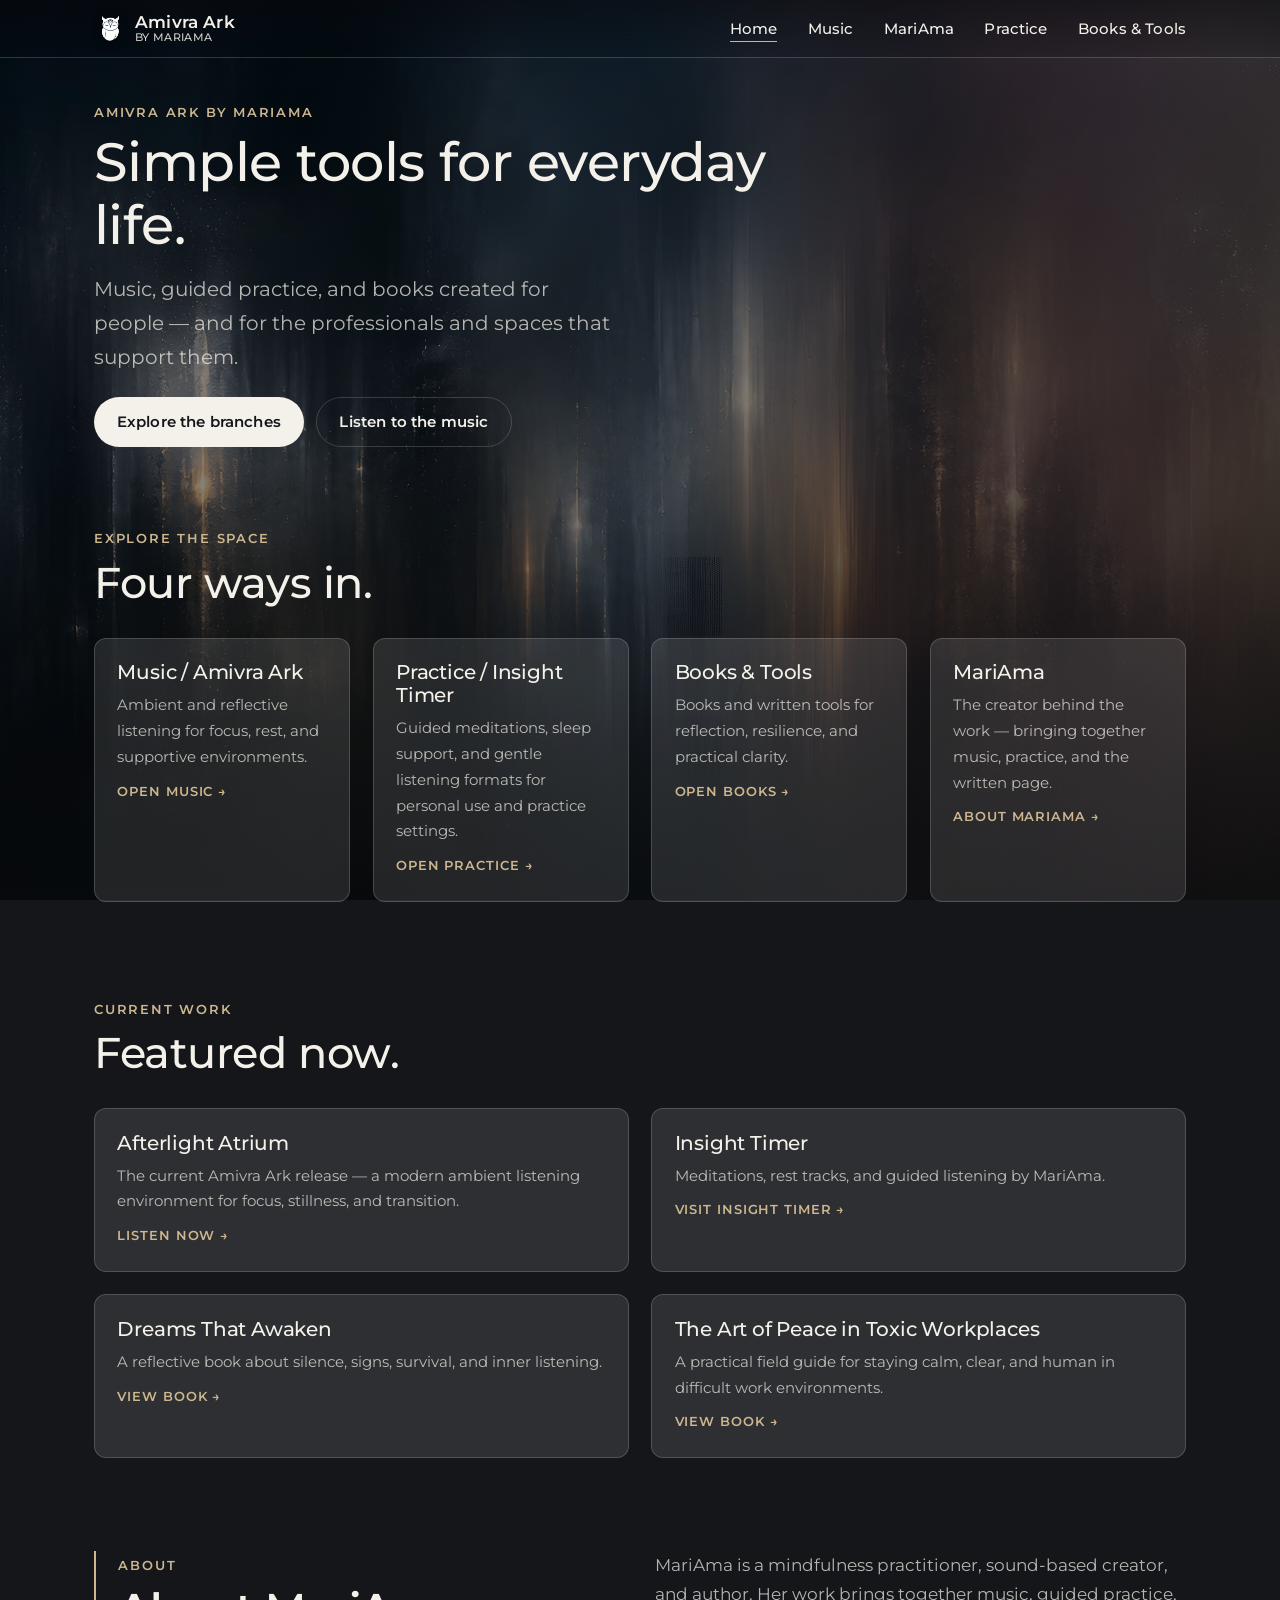
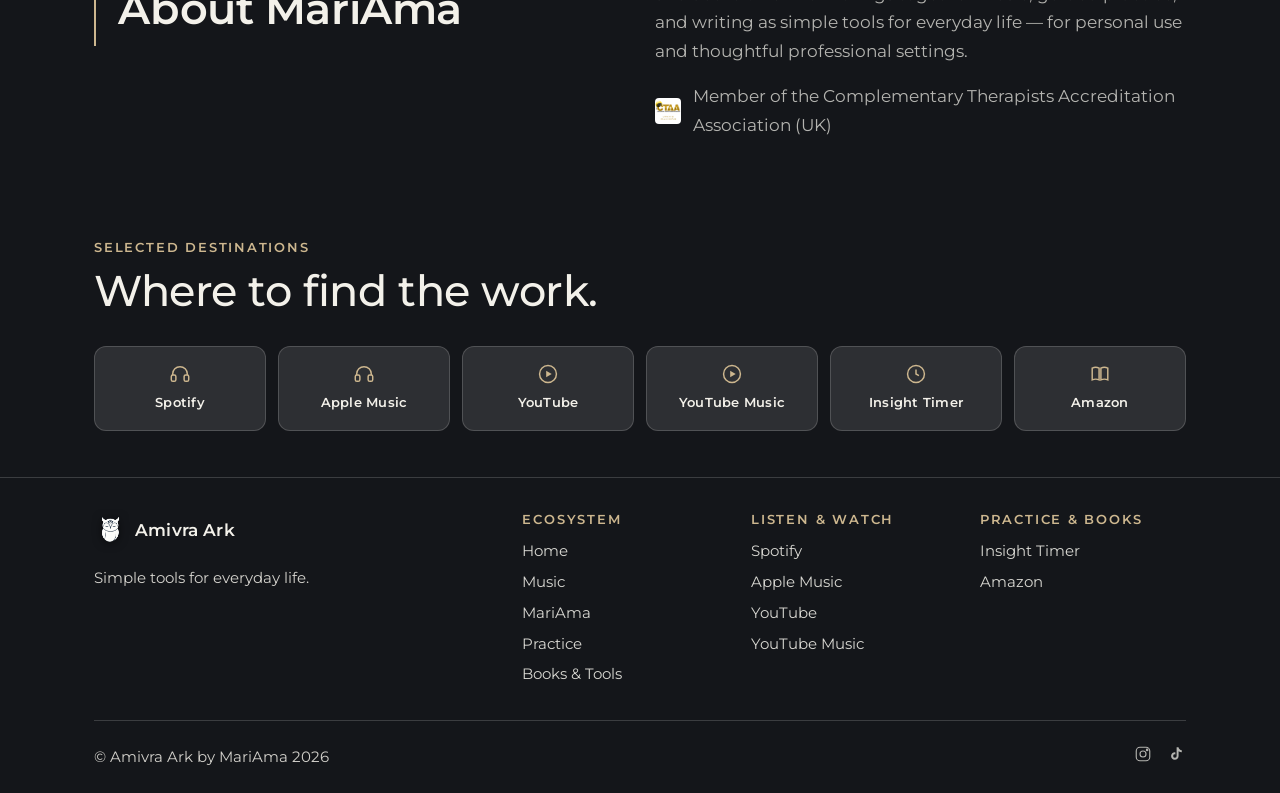
<file: index.html>
<!DOCTYPE html>
<html lang="en">
<head>
  <meta charset="UTF-8" />
  <meta name="viewport" content="width=device-width, initial-scale=1.0" />
  <title>Amivra Ark by MariAma — Simple tools for everyday life</title>
  <meta name="description" content="Music, guided practice, and books created for people — and for the professionals and spaces that support them." />
  <meta property="og:title" content="Amivra Ark by MariAma" />
  <meta property="og:description" content="Simple tools for everyday life." />
  <meta property="og:type" content="website" />
  <link rel="icon" href="assets/favicon.svg" type="image/svg+xml" />
  <link rel="preconnect" href="https://fonts.googleapis.com" />
  <link rel="preconnect" href="https://fonts.gstatic.com" crossorigin />
  <link href="https://fonts.googleapis.com/css2?family=Montserrat:wght@300;400;500;600;700&display=swap" rel="stylesheet" />
  <link rel="stylesheet" href="assets/css/styles.css" />
</head>
<body class="zone-home">
  <div class="backdrop" aria-hidden="true"></div>
  <a class="skip-link" href="#main">Skip to content</a>

  <header class="site-header">
    <div class="container site-header__inner">
      <a href="index.html" class="brand">
        <img src="assets/img/logo-owl-white.png" alt="Amivra Ark" class="brand__mark" />
        <span class="brand__name">Amivra Ark<span class="brand__sub">by MariAma</span></span>
      </a>
      <button class="nav-toggle" type="button" aria-expanded="false" aria-controls="primary-nav" aria-label="Open menu">
        <span class="nav-toggle__bar"></span><span class="nav-toggle__bar"></span><span class="nav-toggle__bar"></span>
      </button>
      <nav id="primary-nav" class="nav" aria-label="Primary">
        <ul class="nav__list">
          <li><a href="index.html" class="is-active">Home</a></li>
          <li><a href="music.html">Music</a></li>
          <li><a href="mariama.html">MariAma</a></li>
          <li><a href="practice.html">Practice</a></li>
          <li><a href="books.html">Books &amp; Tools</a></li>
        </ul>
      </nav>
    </div>
  </header>

  <main id="main">

    <!-- Hero -->
    <section class="hero container">
      <span class="eyebrow">Amivra Ark by MariAma</span>
      <h1 class="hero__title">Simple tools for everyday life.</h1>
      <p class="hero__lead">Music, guided practice, and books created for people — and for the professionals and spaces that support them.</p>
      <div class="hero__actions">
        <a href="#branches" class="btn btn--primary">Explore the branches</a>
        <a href="music.html" class="btn btn--ghost">Listen to the music</a>
      </div>
    </section>

    <!-- Explore the space -->
    <section class="section container" id="branches" data-reveal>
      <div class="section__head">
        <span class="eyebrow">Explore the space</span>
        <h2 class="section__title">Four ways in.</h2>
      </div>
      <div class="grid grid--2 grid--4">
        <a href="music.html" class="card">
          <h3 class="card__title">Music / Amivra Ark</h3>
          <p class="card__text">Ambient and reflective listening for focus, rest, and supportive environments.</p>
          <span class="card__meta">Open music →</span>
        </a>
        <a href="practice.html" class="card">
          <h3 class="card__title">Practice / Insight Timer</h3>
          <p class="card__text">Guided meditations, sleep support, and gentle listening formats for personal use and practice settings.</p>
          <span class="card__meta">Open practice →</span>
        </a>
        <a href="books.html" class="card">
          <h3 class="card__title">Books &amp; Tools</h3>
          <p class="card__text">Books and written tools for reflection, resilience, and practical clarity.</p>
          <span class="card__meta">Open books →</span>
        </a>
        <a href="mariama.html" class="card">
          <h3 class="card__title">MariAma</h3>
          <p class="card__text">The creator behind the work — bringing together music, practice, and the written page.</p>
          <span class="card__meta">About MariAma →</span>
        </a>
      </div>
    </section>

    <!-- Current work -->
    <section class="section container" id="featured" data-reveal>
      <div class="section__head">
        <span class="eyebrow">Current work</span>
        <h2 class="section__title">Featured now.</h2>
      </div>
      <div class="grid grid--2">
        <div class="card">
          <h3 class="card__title">Afterlight Atrium</h3>
          <p class="card__text">The current Amivra Ark release — a modern ambient listening environment for focus, stillness, and transition.</p>
          <a class="card__meta" href="music.html#release">Listen now →</a>
        </div>
        <div class="card">
          <h3 class="card__title">Insight Timer</h3>
          <p class="card__text">Meditations, rest tracks, and guided listening by MariAma.</p>
          <a class="card__meta" href="https://insighttimer.com/MariAma" target="_blank" rel="noopener">Visit Insight Timer →</a>
        </div>
        <div class="card">
          <h3 class="card__title">Dreams That Awaken</h3>
          <p class="card__text">A reflective book about silence, signs, survival, and inner listening.</p>
          <a class="card__meta" href="books.html#books">View book →</a>
        </div>
        <div class="card">
          <h3 class="card__title">The Art of Peace in Toxic Workplaces</h3>
          <p class="card__text">A practical field guide for staying calm, clear, and human in difficult work environments.</p>
          <a class="card__meta" href="books.html#books">View book →</a>
        </div>
      </div>
    </section>

    <!-- About -->
    <section class="section container" id="about" data-reveal>
      <div class="split split--2">
        <div>
          <span class="eyebrow">About</span>
          <h2 class="section__title">About MariAma</h2>
        </div>
        <div class="prose">
          <p>MariAma is a mindfulness practitioner, sound-based creator, and author. Her work brings together music, guided practice, and writing as simple tools for everyday life — for personal use and thoughtful professional settings.</p>
          <p class="credentials-line">
            <img src="assets/img/ctaa-badge.png" alt="CTAA — Approved Practitioner" class="credentials-badge" />
            Member of the Complementary Therapists Accreditation Association (UK)
          </p>
        </div>
      </div>
    </section>

    <!-- Selected destinations -->
    <section class="section container" id="destinations" data-reveal>
      <div class="section__head">
        <span class="eyebrow">Selected destinations</span>
        <h2 class="section__title">Where to find the work.</h2>
      </div>
      <div class="dest-grid dest-grid--6">
        <a class="dest-link" href="https://open.spotify.com/artist/78ZNstBBdVnfBgBRl0dHGO?si=26U_iEfnStWrunqGzvL2ww" target="_blank" rel="noopener">
          <svg class="icon" viewBox="0 0 24 24" fill="none" stroke="currentColor" stroke-width="1.6" aria-hidden="true"><path d="M4 13v-1a8 8 0 0 1 16 0v1"/><rect x="2.5" y="13" width="5" height="7" rx="1.8"/><rect x="16.5" y="13" width="5" height="7" rx="1.8"/></svg>
          <span class="dest-link__label">Spotify</span>
        </a>
        <a class="dest-link" href="https://music.apple.com/us/artist/amivra-ark/1882171706" target="_blank" rel="noopener">
          <svg class="icon" viewBox="0 0 24 24" fill="none" stroke="currentColor" stroke-width="1.6" aria-hidden="true"><path d="M4 13v-1a8 8 0 0 1 16 0v1"/><rect x="2.5" y="13" width="5" height="7" rx="1.8"/><rect x="16.5" y="13" width="5" height="7" rx="1.8"/></svg>
          <span class="dest-link__label">Apple Music</span>
        </a>
        <a class="dest-link" href="https://www.youtube.com/channel/UCca-ogn1VU1aAJDBeJxqVWQ" target="_blank" rel="noopener">
          <svg class="icon" viewBox="0 0 24 24" fill="none" stroke="currentColor" stroke-width="1.6" aria-hidden="true"><circle cx="12" cy="12" r="9.2"/><path d="M10 8.5l6 3.5-6 3.5z" fill="currentColor" stroke="none"/></svg>
          <span class="dest-link__label">YouTube</span>
        </a>
        <a class="dest-link" href="https://music.youtube.com/channel/UC7N5c-tlWbg7om22u9WDN0A?si=Vbv3N5Q3S5Vb2dVd" target="_blank" rel="noopener">
          <svg class="icon" viewBox="0 0 24 24" fill="none" stroke="currentColor" stroke-width="1.6" aria-hidden="true"><circle cx="12" cy="12" r="9.2"/><path d="M10 8.5l6 3.5-6 3.5z" fill="currentColor" stroke="none"/></svg>
          <span class="dest-link__label">YouTube Music</span>
        </a>
        <a class="dest-link" href="https://insighttimer.com/MariAma" target="_blank" rel="noopener">
          <svg class="icon" viewBox="0 0 24 24" fill="none" stroke="currentColor" stroke-width="1.6" aria-hidden="true"><circle cx="12" cy="12" r="9.2"/><path d="M12 7v5l3.2 1.8"/></svg>
          <span class="dest-link__label">Insight Timer</span>
        </a>
        <a class="dest-link" href="https://www.amazon.com/stores/Mari-Ama/author/B0FKZDRHM1?ref=ap_rdr&shoppingPortalEnabled=true&ccs_id=f8e4d04d-1ee9-484d-bd72-f83b1a114282" target="_blank" rel="noopener">
          <svg class="icon" viewBox="0 0 24 24" fill="none" stroke="currentColor" stroke-width="1.6" aria-hidden="true"><path d="M3.5 5.5c2.5-1.2 5-1.2 7.5 0v13c-2.5-1.2-5-1.2-7.5 0z"/><path d="M20.5 5.5c-2.5-1.2-5-1.2-7.5 0v13c2.5-1.2 5-1.2 7.5 0z"/></svg>
          <span class="dest-link__label">Amazon</span>
        </a>
      </div>
    </section>

  </main>

  <footer class="site-footer">
    <div class="container">
      <div class="site-footer__top">
        <div class="site-footer__brand">
          <a href="index.html" class="brand">
            <img src="assets/img/logo-owl-white.png" alt="Amivra Ark" class="brand__mark" />
            <span class="brand__name">Amivra Ark</span>
          </a>
          <p>Simple tools for everyday life.</p>
        </div>
        <div class="footer-cols">
          <div class="footer-col">
            <h4>Ecosystem</h4>
            <a href="index.html">Home</a>
            <a href="music.html">Music</a>
            <a href="mariama.html">MariAma</a>
            <a href="practice.html">Practice</a>
            <a href="books.html">Books &amp; Tools</a>
          </div>
          <div class="footer-col">
            <h4>Listen &amp; watch</h4>
            <a href="https://open.spotify.com/artist/78ZNstBBdVnfBgBRl0dHGO?si=26U_iEfnStWrunqGzvL2ww" target="_blank" rel="noopener">Spotify</a>
            <a href="https://music.apple.com/us/artist/amivra-ark/1882171706" target="_blank" rel="noopener">Apple Music</a>
            <a href="https://www.youtube.com/channel/UCca-ogn1VU1aAJDBeJxqVWQ" target="_blank" rel="noopener">YouTube</a>
            <a href="https://music.youtube.com/channel/UC7N5c-tlWbg7om22u9WDN0A?si=Vbv3N5Q3S5Vb2dVd" target="_blank" rel="noopener">YouTube Music</a>
          </div>
          <div class="footer-col">
            <h4>Practice &amp; books</h4>
            <a href="https://insighttimer.com/MariAma" target="_blank" rel="noopener">Insight Timer</a>
            <a href="https://www.amazon.com/stores/Mari-Ama/author/B0FKZDRHM1?ref=ap_rdr&shoppingPortalEnabled=true&ccs_id=f8e4d04d-1ee9-484d-bd72-f83b1a114282" target="_blank" rel="noopener">Amazon</a>
          </div>
        </div>
      </div>
      <div class="site-footer__bottom">
        <div class="footer-meta">
          <span>© Amivra Ark by MariAma 2026</span>
        </div>
        <div class="footer-social">
          <a href="https://www.instagram.com/amivraark/?hl=en" target="_blank" rel="noopener" aria-label="Instagram">
            <svg class="icon" viewBox="0 0 24 24" fill="none" stroke="currentColor" stroke-width="1.5" aria-hidden="true"><rect x="3" y="3" width="18" height="18" rx="5"/><circle cx="12" cy="12" r="4"/><circle cx="17.5" cy="6.5" r="1"/></svg>
          </a>
          <a href="https://www.tiktok.com/@mariama.room?lang=en" target="_blank" rel="noopener" aria-label="TikTok">
            <svg class="icon" viewBox="0 0 24 24" fill="currentColor" aria-hidden="true"><path d="M14 3c.6 2.3 2.1 3.8 4.4 4.1v2.6c-1.6 0-3-.5-4.3-1.4v6.4a5 5 0 1 1-4.3-4.9v2.7a2.3 2.3 0 1 0 1.7 2.2V3z"/></svg>
          </a>
        </div>
      </div>
    </div>
  </footer>

  <script src="assets/js/main.js"></script>
</body>
</html>
</file>
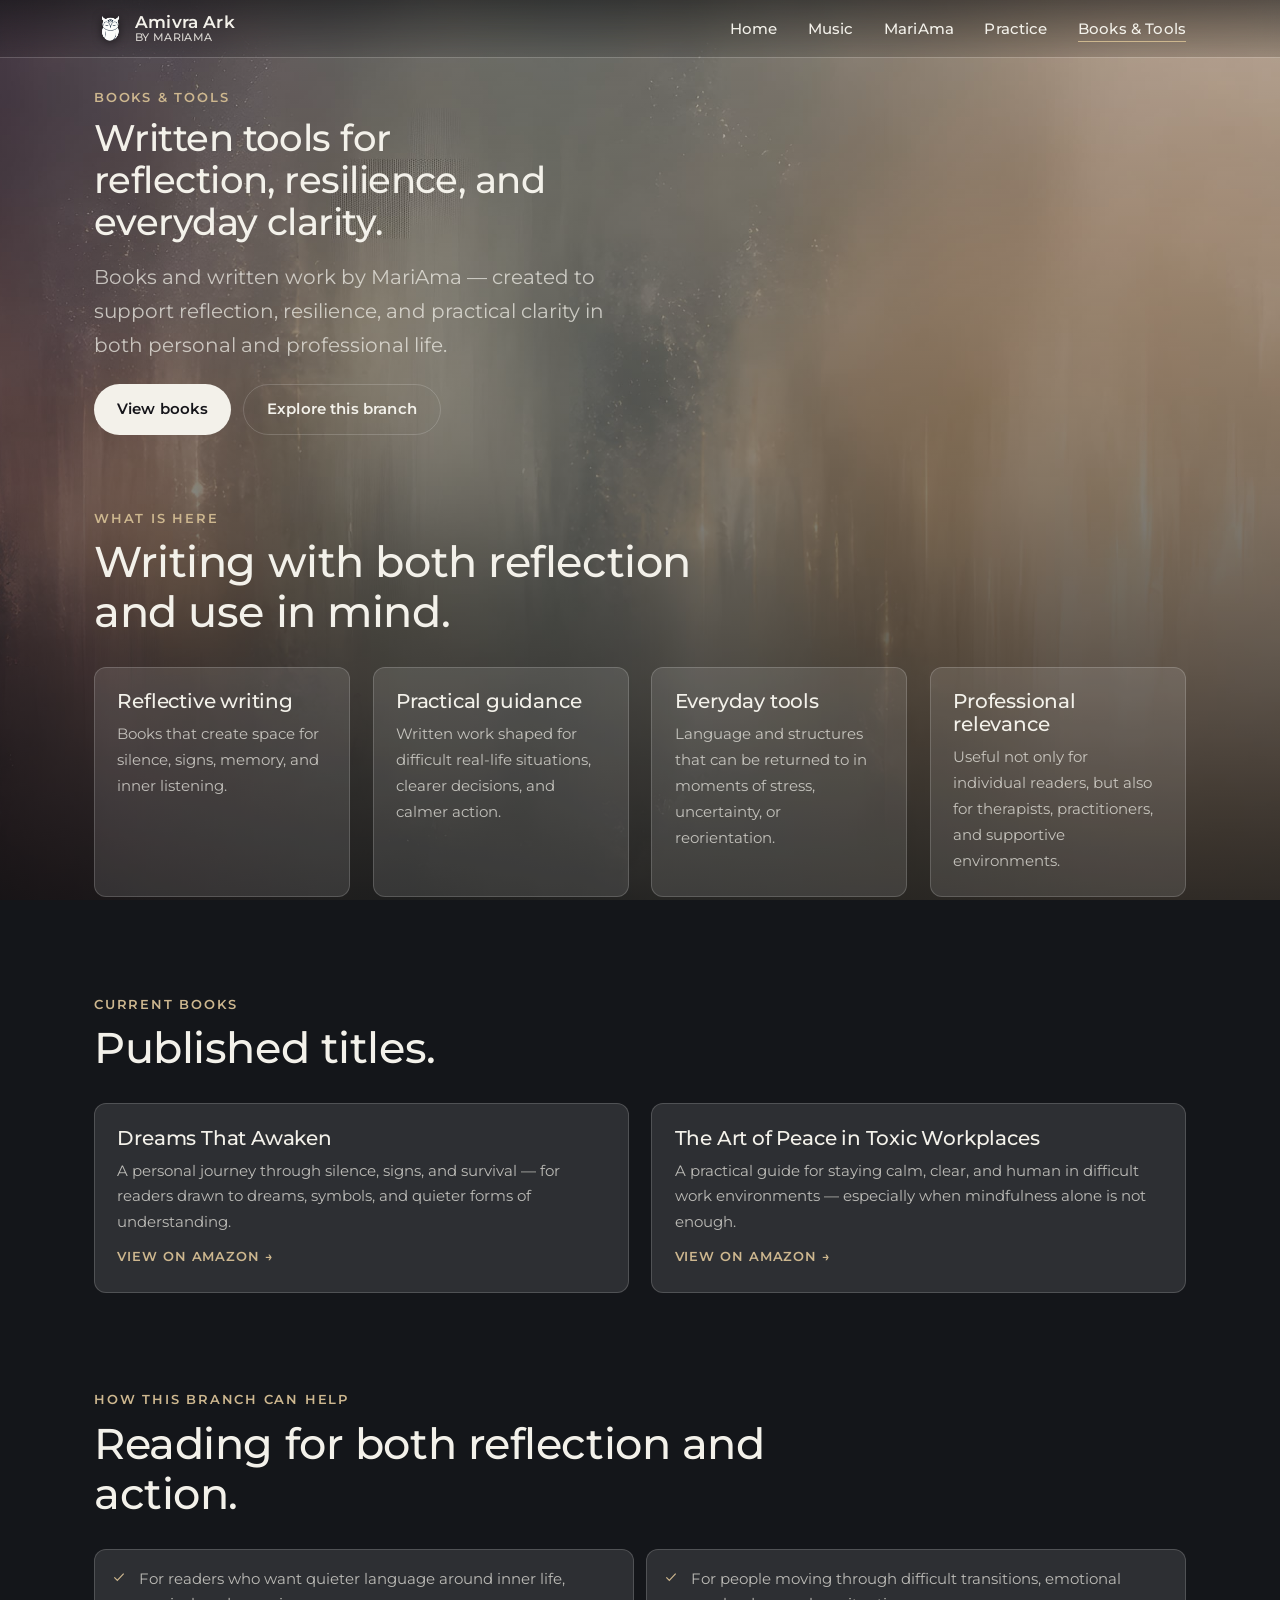
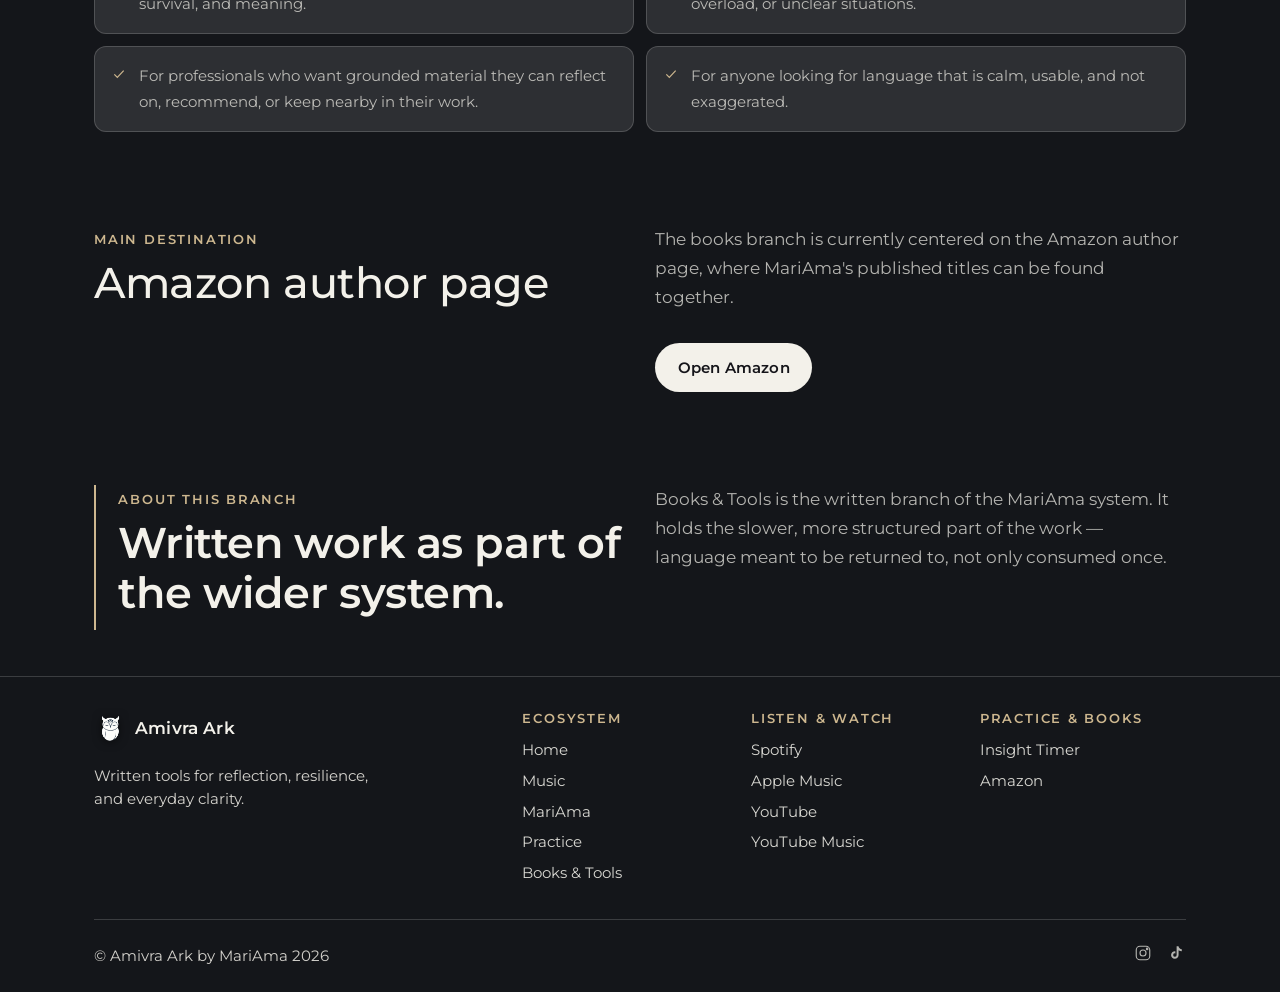
<file: books.html>
<!DOCTYPE html>
<html lang="en">
<head>
  <meta charset="UTF-8" />
  <meta name="viewport" content="width=device-width, initial-scale=1.0" />
  <title>Books &amp; Tools — Amivra Ark by MariAma</title>
  <meta name="description" content="Books and written work by MariAma — created to support reflection, resilience, and practical clarity in both personal and professional life." />
  <meta property="og:title" content="Books &amp; Tools" />
  <meta property="og:description" content="Written tools for reflection, resilience, and everyday clarity." />
  <meta property="og:type" content="website" />
  <link rel="icon" href="assets/favicon.svg" type="image/svg+xml" />
  <link rel="preconnect" href="https://fonts.googleapis.com" />
  <link rel="preconnect" href="https://fonts.gstatic.com" crossorigin />
  <link href="https://fonts.googleapis.com/css2?family=Montserrat:wght@300;400;500;600;700&display=swap" rel="stylesheet" />
  <link rel="stylesheet" href="assets/css/styles.css" />
</head>
<body class="zone-books">
  <div class="backdrop" aria-hidden="true"></div>
  <a class="skip-link" href="#main">Skip to content</a>

  <header class="site-header">
    <div class="container site-header__inner">
      <a href="index.html" class="brand">
        <img src="assets/img/logo-owl-white.png" alt="Amivra Ark" class="brand__mark" />
        <span class="brand__name">Amivra Ark<span class="brand__sub">by MariAma</span></span>
      </a>
      <button class="nav-toggle" type="button" aria-expanded="false" aria-controls="primary-nav" aria-label="Open menu">
        <span class="nav-toggle__bar"></span><span class="nav-toggle__bar"></span><span class="nav-toggle__bar"></span>
      </button>
      <nav id="primary-nav" class="nav" aria-label="Primary">
        <ul class="nav__list">
          <li><a href="index.html">Home</a></li>
          <li><a href="music.html">Music</a></li>
          <li><a href="mariama.html">MariAma</a></li>
          <li><a href="practice.html">Practice</a></li>
          <li><a href="books.html" class="is-active">Books &amp; Tools</a></li>
        </ul>
      </nav>
    </div>
  </header>

  <main id="main">

    <!-- Hero -->
    <section class="hero container">
      <span class="eyebrow">Books &amp; Tools</span>
      <h1 class="hero__title">Written tools for reflection, resilience, and everyday clarity.</h1>
      <p class="hero__lead">Books and written work by MariAma — created to support reflection, resilience, and practical clarity in both personal and professional life.</p>
      <div class="hero__actions">
        <a href="#books" class="btn btn--primary">View books</a>
        <a href="#formats" class="btn btn--ghost">Explore this branch</a>
      </div>
    </section>

    <!-- What is here -->
    <section class="section container" id="formats" data-reveal>
      <div class="section__head">
        <span class="eyebrow">What is here</span>
        <h2 class="section__title">Writing with both reflection and use in mind.</h2>
      </div>
      <div class="grid grid--2 grid--4">
        <div class="card">
          <h3 class="card__title">Reflective writing</h3>
          <p class="card__text">Books that create space for silence, signs, memory, and inner listening.</p>
        </div>
        <div class="card">
          <h3 class="card__title">Practical guidance</h3>
          <p class="card__text">Written work shaped for difficult real-life situations, clearer decisions, and calmer action.</p>
        </div>
        <div class="card">
          <h3 class="card__title">Everyday tools</h3>
          <p class="card__text">Language and structures that can be returned to in moments of stress, uncertainty, or reorientation.</p>
        </div>
        <div class="card">
          <h3 class="card__title">Professional relevance</h3>
          <p class="card__text">Useful not only for individual readers, but also for therapists, practitioners, and supportive environments.</p>
        </div>
      </div>
    </section>

    <!-- Current books -->
    <section class="section container" id="books" data-reveal>
      <div class="section__head">
        <span class="eyebrow">Current books</span>
        <h2 class="section__title">Published titles.</h2>
      </div>
      <div class="grid grid--2">
        <div class="card">
          <h3 class="card__title">Dreams That Awaken</h3>
          <p class="card__text">A personal journey through silence, signs, and survival — for readers drawn to dreams, symbols, and quieter forms of understanding.</p>
          <a class="card__meta" href="https://www.amazon.com/stores/Mari-Ama/author/B0FKZDRHM1?ref=ap_rdr&shoppingPortalEnabled=true&ccs_id=f8e4d04d-1ee9-484d-bd72-f83b1a114282" target="_blank" rel="noopener">View on Amazon →</a>
        </div>
        <div class="card">
          <h3 class="card__title">The Art of Peace in Toxic Workplaces</h3>
          <p class="card__text">A practical guide for staying calm, clear, and human in difficult work environments — especially when mindfulness alone is not enough.</p>
          <a class="card__meta" href="https://www.amazon.com/stores/Mari-Ama/author/B0FKZDRHM1?ref=ap_rdr&shoppingPortalEnabled=true&ccs_id=f8e4d04d-1ee9-484d-bd72-f83b1a114282" target="_blank" rel="noopener">View on Amazon →</a>
        </div>
      </div>
    </section>

    <!-- How this branch can help -->
    <section class="section container" id="usecases" data-reveal>
      <div class="section__head">
        <span class="eyebrow">How this branch can help</span>
        <h2 class="section__title">Reading for both reflection and action.</h2>
      </div>
      <div class="usecases">
        <p class="usecases__item"><svg class="icon" viewBox="0 0 24 24" fill="none" stroke="currentColor" stroke-width="1.8" aria-hidden="true"><path d="M5 12.5 9.5 17 19 7"/></svg>For readers who want quieter language around inner life, survival, and meaning.</p>
        <p class="usecases__item"><svg class="icon" viewBox="0 0 24 24" fill="none" stroke="currentColor" stroke-width="1.8" aria-hidden="true"><path d="M5 12.5 9.5 17 19 7"/></svg>For people moving through difficult transitions, emotional overload, or unclear situations.</p>
        <p class="usecases__item"><svg class="icon" viewBox="0 0 24 24" fill="none" stroke="currentColor" stroke-width="1.8" aria-hidden="true"><path d="M5 12.5 9.5 17 19 7"/></svg>For professionals who want grounded material they can reflect on, recommend, or keep nearby in their work.</p>
        <p class="usecases__item"><svg class="icon" viewBox="0 0 24 24" fill="none" stroke="currentColor" stroke-width="1.8" aria-hidden="true"><path d="M5 12.5 9.5 17 19 7"/></svg>For anyone looking for language that is calm, usable, and not exaggerated.</p>
      </div>
    </section>

    <!-- Main destination -->
    <section class="section container" id="amazon" data-reveal>
      <div class="split split--2">
        <div>
          <span class="eyebrow">Main destination</span>
          <h2 class="section__title">Amazon author page</h2>
        </div>
        <div class="prose">
          <p>The books branch is currently centered on the Amazon author page, where MariAma's published titles can be found together.</p>
          <a href="https://www.amazon.com/stores/Mari-Ama/author/B0FKZDRHM1?ref=ap_rdr&shoppingPortalEnabled=true&ccs_id=f8e4d04d-1ee9-484d-bd72-f83b1a114282" target="_blank" rel="noopener" class="btn btn--primary" style="margin-top: var(--space-4);">Open Amazon</a>
        </div>
      </div>
    </section>

    <!-- About this branch -->
    <section class="section container" id="about" data-reveal>
      <div class="split split--2">
        <div>
          <span class="eyebrow">About this branch</span>
          <h2 class="section__title">Written work as part of the wider system.</h2>
        </div>
        <div class="prose">
          <p>Books &amp; Tools is the written branch of the MariAma system. It holds the slower, more structured part of the work — language meant to be returned to, not only consumed once.</p>
        </div>
      </div>
    </section>

  </main>

  <footer class="site-footer">
    <div class="container">
      <div class="site-footer__top">
        <div class="site-footer__brand">
          <a href="index.html" class="brand">
            <img src="assets/img/logo-owl-white.png" alt="Amivra Ark" class="brand__mark" />
            <span class="brand__name">Amivra Ark</span>
          </a>
          <p>Written tools for reflection, resilience, and everyday clarity.</p>
        </div>
        <div class="footer-cols">
          <div class="footer-col">
            <h4>Ecosystem</h4>
            <a href="index.html">Home</a>
            <a href="music.html">Music</a>
            <a href="mariama.html">MariAma</a>
            <a href="practice.html">Practice</a>
            <a href="books.html">Books &amp; Tools</a>
          </div>
          <div class="footer-col">
            <h4>Listen &amp; watch</h4>
            <a href="https://open.spotify.com/artist/78ZNstBBdVnfBgBRl0dHGO?si=26U_iEfnStWrunqGzvL2ww" target="_blank" rel="noopener">Spotify</a>
            <a href="https://music.apple.com/us/artist/amivra-ark/1882171706" target="_blank" rel="noopener">Apple Music</a>
            <a href="https://www.youtube.com/channel/UCca-ogn1VU1aAJDBeJxqVWQ" target="_blank" rel="noopener">YouTube</a>
            <a href="https://music.youtube.com/channel/UC7N5c-tlWbg7om22u9WDN0A?si=Vbv3N5Q3S5Vb2dVd" target="_blank" rel="noopener">YouTube Music</a>
          </div>
          <div class="footer-col">
            <h4>Practice &amp; books</h4>
            <a href="https://insighttimer.com/MariAma" target="_blank" rel="noopener">Insight Timer</a>
            <a href="https://www.amazon.com/stores/Mari-Ama/author/B0FKZDRHM1?ref=ap_rdr&shoppingPortalEnabled=true&ccs_id=f8e4d04d-1ee9-484d-bd72-f83b1a114282" target="_blank" rel="noopener">Amazon</a>
          </div>
        </div>
      </div>
      <div class="site-footer__bottom">
        <div class="footer-meta">
          <span>© Amivra Ark by MariAma 2026</span>
        </div>
        <div class="footer-social">
          <a href="https://www.instagram.com/amivraark/?hl=en" target="_blank" rel="noopener" aria-label="Instagram">
            <svg class="icon" viewBox="0 0 24 24" fill="none" stroke="currentColor" stroke-width="1.5" aria-hidden="true"><rect x="3" y="3" width="18" height="18" rx="5"/><circle cx="12" cy="12" r="4"/><circle cx="17.5" cy="6.5" r="1"/></svg>
          </a>
          <a href="https://www.tiktok.com/@mariama.room?lang=en" target="_blank" rel="noopener" aria-label="TikTok">
            <svg class="icon" viewBox="0 0 24 24" fill="currentColor" aria-hidden="true"><path d="M14 3c.6 2.3 2.1 3.8 4.4 4.1v2.6c-1.6 0-3-.5-4.3-1.4v6.4a5 5 0 1 1-4.3-4.9v2.7a2.3 2.3 0 1 0 1.7 2.2V3z"/></svg>
          </a>
        </div>
      </div>
    </div>
  </footer>

  <script src="assets/js/main.js"></script>
</body>
</html>
</file>
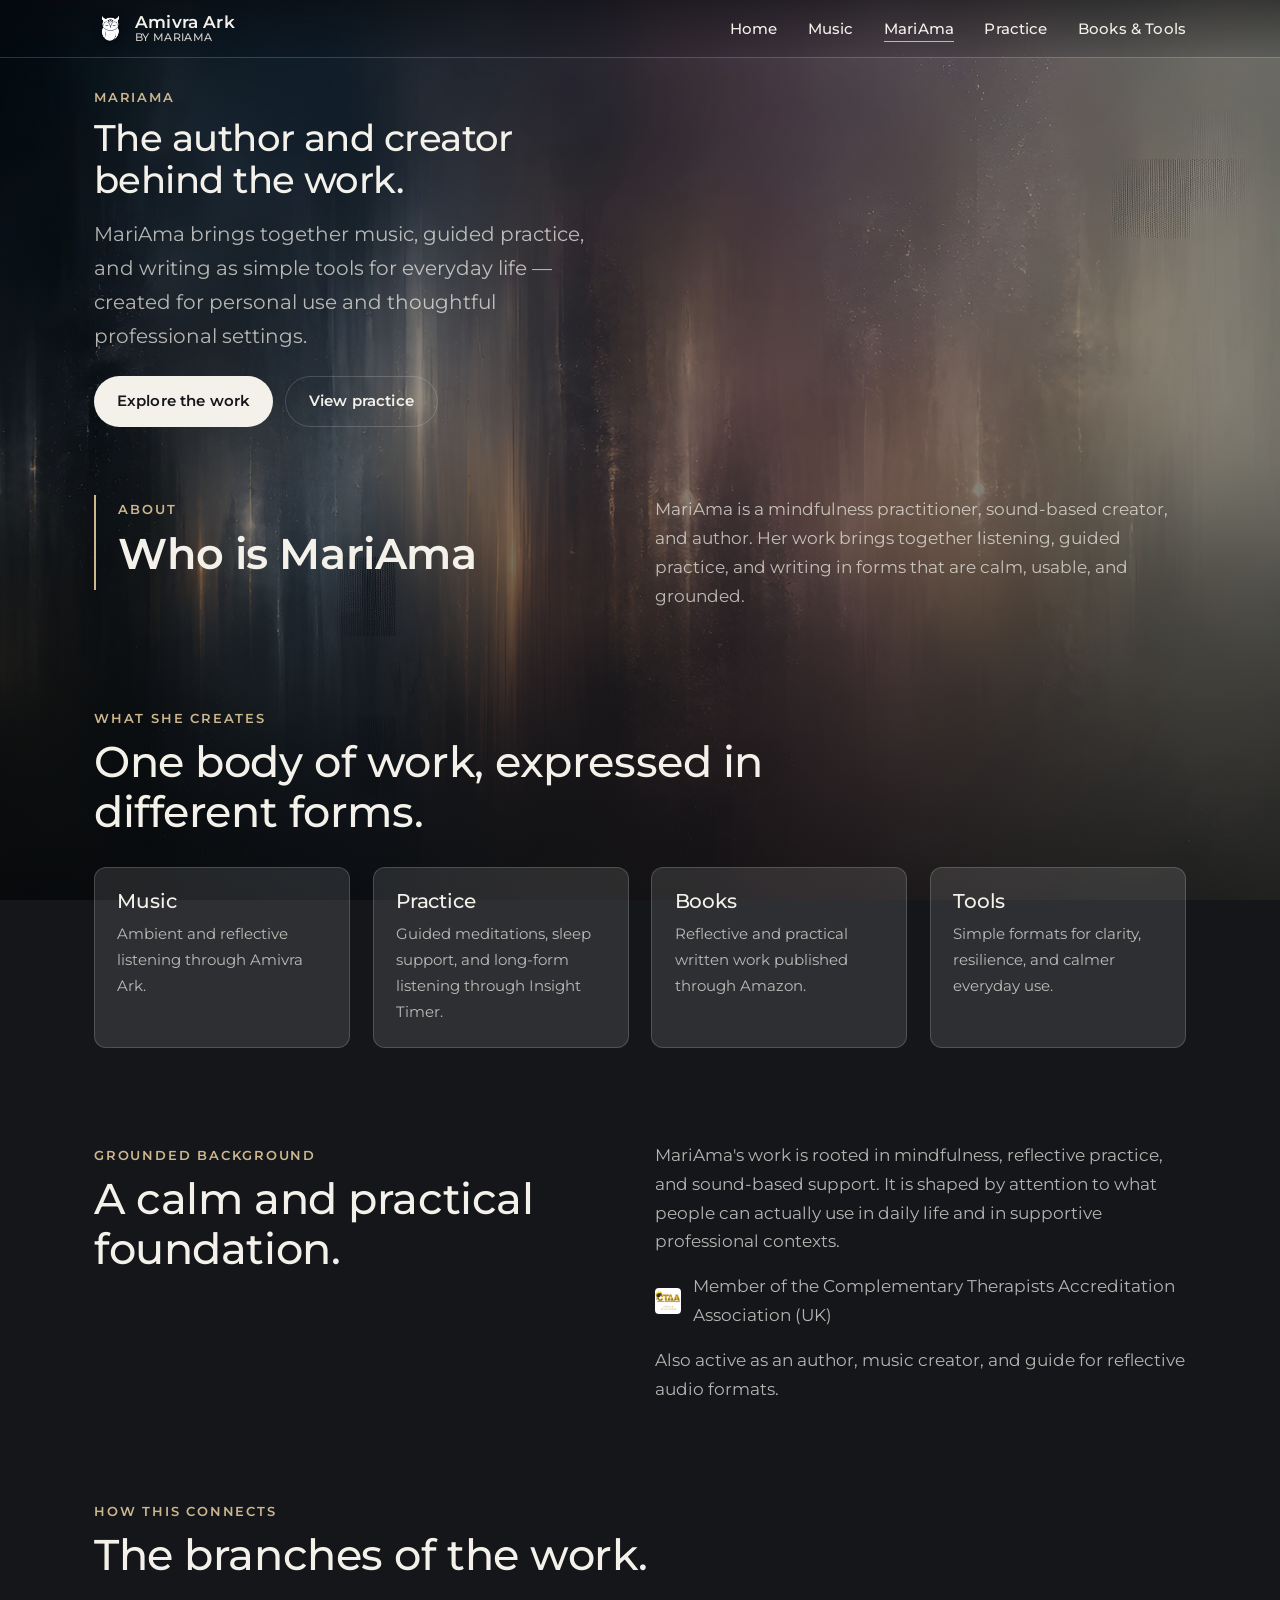
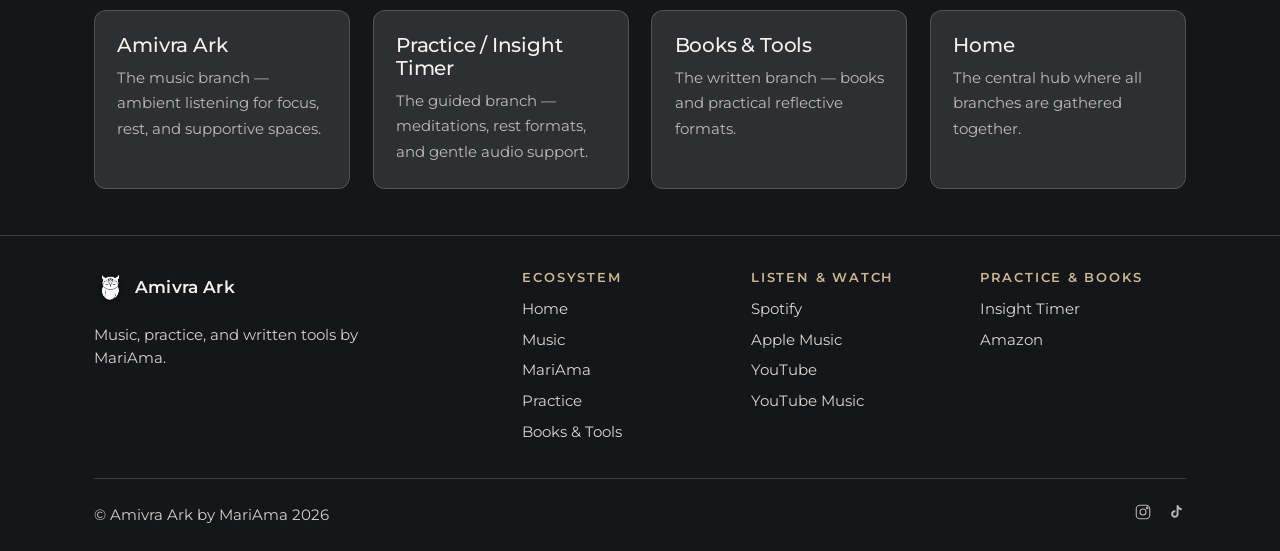
<file: mariama.html>
<!DOCTYPE html>
<html lang="en">
<head>
  <meta charset="UTF-8" />
  <meta name="viewport" content="width=device-width, initial-scale=1.0" />
  <title>MariAma — Amivra Ark by MariAma</title>
  <meta name="description" content="MariAma brings together music, guided practice, and writing as simple tools for everyday life — created for personal use and thoughtful professional settings." />
  <meta property="og:title" content="MariAma" />
  <meta property="og:description" content="The author and creator behind the work." />
  <meta property="og:type" content="website" />
  <link rel="icon" href="assets/favicon.svg" type="image/svg+xml" />
  <link rel="preconnect" href="https://fonts.googleapis.com" />
  <link rel="preconnect" href="https://fonts.gstatic.com" crossorigin />
  <link href="https://fonts.googleapis.com/css2?family=Montserrat:wght@300;400;500;600;700&display=swap" rel="stylesheet" />
  <link rel="stylesheet" href="assets/css/styles.css" />
</head>
<body class="zone-mariama">
  <div class="backdrop" aria-hidden="true"></div>
  <a class="skip-link" href="#main">Skip to content</a>

  <header class="site-header">
    <div class="container site-header__inner">
      <a href="index.html" class="brand">
        <img src="assets/img/logo-owl-white.png" alt="Amivra Ark" class="brand__mark" />
        <span class="brand__name">Amivra Ark<span class="brand__sub">by MariAma</span></span>
      </a>
      <button class="nav-toggle" type="button" aria-expanded="false" aria-controls="primary-nav" aria-label="Open menu">
        <span class="nav-toggle__bar"></span><span class="nav-toggle__bar"></span><span class="nav-toggle__bar"></span>
      </button>
      <nav id="primary-nav" class="nav" aria-label="Primary">
        <ul class="nav__list">
          <li><a href="index.html">Home</a></li>
          <li><a href="music.html">Music</a></li>
          <li><a href="mariama.html" class="is-active">MariAma</a></li>
          <li><a href="practice.html">Practice</a></li>
          <li><a href="books.html">Books &amp; Tools</a></li>
        </ul>
      </nav>
    </div>
  </header>

  <main id="main">

    <!-- Hero -->
    <section class="hero container">
      <span class="eyebrow">MariAma</span>
      <h1 class="hero__title">The author and creator behind the work.</h1>
      <p class="hero__lead">MariAma brings together music, guided practice, and writing as simple tools for everyday life — created for personal use and thoughtful professional settings.</p>
      <div class="hero__actions">
        <a href="#formats" class="btn btn--primary">Explore the work</a>
        <a href="practice.html" class="btn btn--ghost">View practice</a>
      </div>
    </section>

    <!-- About -->
    <section class="section container" id="about" data-reveal>
      <div class="split split--2">
        <div>
          <span class="eyebrow">About</span>
          <h2 class="section__title">Who is MariAma</h2>
        </div>
        <div class="prose">
          <p>MariAma is a mindfulness practitioner, sound-based creator, and author. Her work brings together listening, guided practice, and writing in forms that are calm, usable, and grounded.</p>
        </div>
      </div>
    </section>

    <!-- What she creates -->
    <section class="section container" id="formats" data-reveal>
      <div class="section__head">
        <span class="eyebrow">What she creates</span>
        <h2 class="section__title">One body of work, expressed in different forms.</h2>
      </div>
      <div class="grid grid--2 grid--4">
        <div class="card">
          <h3 class="card__title">Music</h3>
          <p class="card__text">Ambient and reflective listening through Amivra Ark.</p>
        </div>
        <div class="card">
          <h3 class="card__title">Practice</h3>
          <p class="card__text">Guided meditations, sleep support, and long-form listening through Insight Timer.</p>
        </div>
        <div class="card">
          <h3 class="card__title">Books</h3>
          <p class="card__text">Reflective and practical written work published through Amazon.</p>
        </div>
        <div class="card">
          <h3 class="card__title">Tools</h3>
          <p class="card__text">Simple formats for clarity, resilience, and calmer everyday use.</p>
        </div>
      </div>
    </section>

    <!-- Grounded background -->
    <section class="section container" id="background" data-reveal>
      <div class="split split--2">
        <div>
          <span class="eyebrow">Grounded background</span>
          <h2 class="section__title">A calm and practical foundation.</h2>
        </div>
        <div class="prose">
          <p>MariAma's work is rooted in mindfulness, reflective practice, and sound-based support. It is shaped by attention to what people can actually use in daily life and in supportive professional contexts.</p>
          <p class="credentials-line">
            <img src="assets/img/ctaa-badge.png" alt="CTAA — Approved Practitioner" class="credentials-badge" />
            Member of the Complementary Therapists Accreditation Association (UK)
          </p>
          <p style="margin-top: var(--space-3);">Also active as an author, music creator, and guide for reflective audio formats.</p>
        </div>
      </div>
    </section>

    <!-- How this connects -->
    <section class="section container" id="connections" data-reveal>
      <div class="section__head">
        <span class="eyebrow">How this connects</span>
        <h2 class="section__title">The branches of the work.</h2>
      </div>
      <div class="grid grid--2 grid--4">
        <a href="music.html" class="card">
          <h3 class="card__title">Amivra Ark</h3>
          <p class="card__text">The music branch — ambient listening for focus, rest, and supportive spaces.</p>
        </a>
        <a href="practice.html" class="card">
          <h3 class="card__title">Practice / Insight Timer</h3>
          <p class="card__text">The guided branch — meditations, rest formats, and gentle audio support.</p>
        </a>
        <a href="books.html" class="card">
          <h3 class="card__title">Books &amp; Tools</h3>
          <p class="card__text">The written branch — books and practical reflective formats.</p>
        </a>
        <a href="index.html" class="card">
          <h3 class="card__title">Home</h3>
          <p class="card__text">The central hub where all branches are gathered together.</p>
        </a>
      </div>
    </section>

  </main>

  <footer class="site-footer">
    <div class="container">
      <div class="site-footer__top">
        <div class="site-footer__brand">
          <a href="index.html" class="brand">
            <img src="assets/img/logo-owl-white.png" alt="Amivra Ark" class="brand__mark" />
            <span class="brand__name">Amivra Ark</span>
          </a>
          <p>Music, practice, and written tools by MariAma.</p>
        </div>
        <div class="footer-cols">
          <div class="footer-col">
            <h4>Ecosystem</h4>
            <a href="index.html">Home</a>
            <a href="music.html">Music</a>
            <a href="mariama.html">MariAma</a>
            <a href="practice.html">Practice</a>
            <a href="books.html">Books &amp; Tools</a>
          </div>
          <div class="footer-col">
            <h4>Listen &amp; watch</h4>
            <a href="https://open.spotify.com/artist/78ZNstBBdVnfBgBRl0dHGO?si=26U_iEfnStWrunqGzvL2ww" target="_blank" rel="noopener">Spotify</a>
            <a href="https://music.apple.com/us/artist/amivra-ark/1882171706" target="_blank" rel="noopener">Apple Music</a>
            <a href="https://www.youtube.com/channel/UCca-ogn1VU1aAJDBeJxqVWQ" target="_blank" rel="noopener">YouTube</a>
            <a href="https://music.youtube.com/channel/UC7N5c-tlWbg7om22u9WDN0A?si=Vbv3N5Q3S5Vb2dVd" target="_blank" rel="noopener">YouTube Music</a>
          </div>
          <div class="footer-col">
            <h4>Practice &amp; books</h4>
            <a href="https://insighttimer.com/MariAma" target="_blank" rel="noopener">Insight Timer</a>
            <a href="https://www.amazon.com/stores/Mari-Ama/author/B0FKZDRHM1?ref=ap_rdr&shoppingPortalEnabled=true&ccs_id=f8e4d04d-1ee9-484d-bd72-f83b1a114282" target="_blank" rel="noopener">Amazon</a>
          </div>
        </div>
      </div>
      <div class="site-footer__bottom">
        <div class="footer-meta">
          <span>© Amivra Ark by MariAma 2026</span>
        </div>
        <div class="footer-social">
          <a href="https://www.instagram.com/amivraark/?hl=en" target="_blank" rel="noopener" aria-label="Instagram">
            <svg class="icon" viewBox="0 0 24 24" fill="none" stroke="currentColor" stroke-width="1.5" aria-hidden="true"><rect x="3" y="3" width="18" height="18" rx="5"/><circle cx="12" cy="12" r="4"/><circle cx="17.5" cy="6.5" r="1"/></svg>
          </a>
          <a href="https://www.tiktok.com/@mariama.room?lang=en" target="_blank" rel="noopener" aria-label="TikTok">
            <svg class="icon" viewBox="0 0 24 24" fill="currentColor" aria-hidden="true"><path d="M14 3c.6 2.3 2.1 3.8 4.4 4.1v2.6c-1.6 0-3-.5-4.3-1.4v6.4a5 5 0 1 1-4.3-4.9v2.7a2.3 2.3 0 1 0 1.7 2.2V3z"/></svg>
          </a>
        </div>
      </div>
    </div>
  </footer>

  <script src="assets/js/main.js"></script>
</body>
</html>
</file>
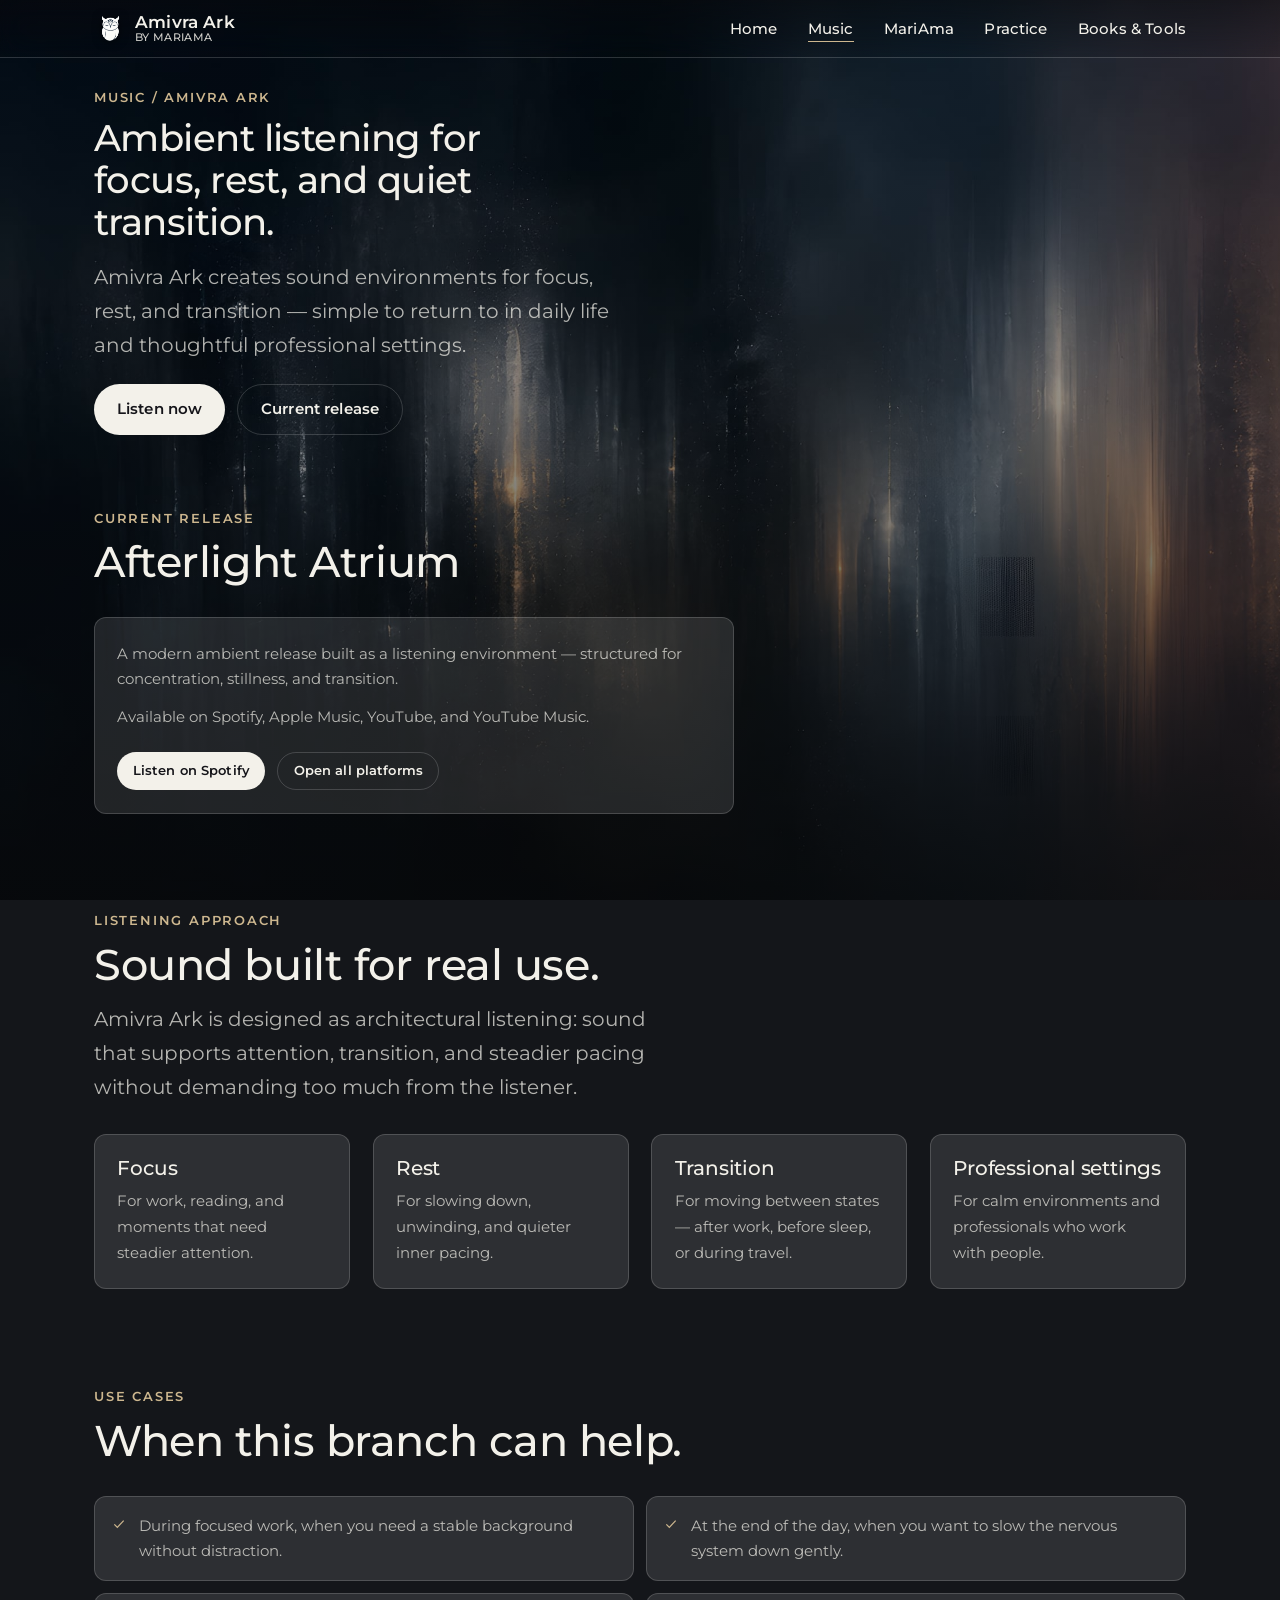
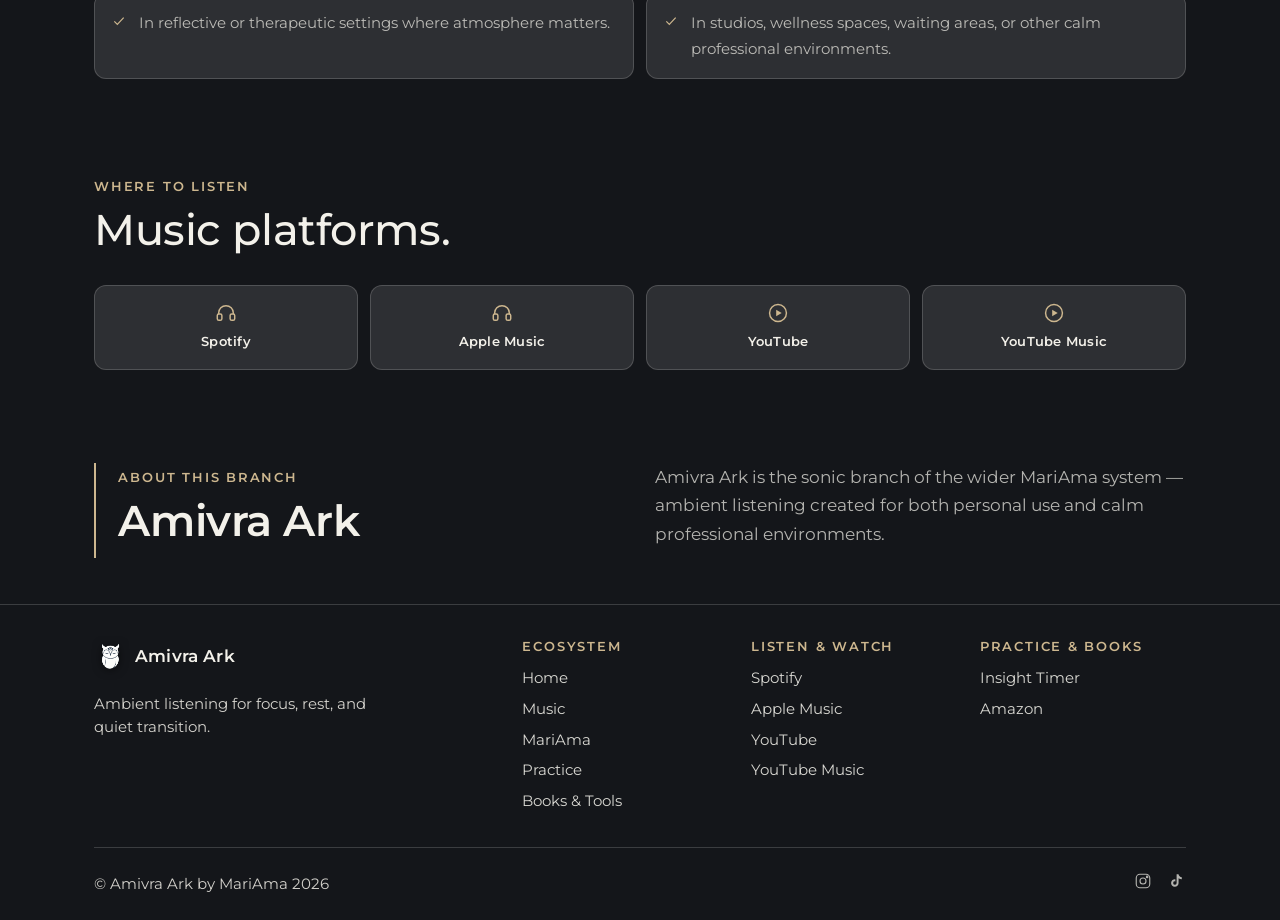
<file: music.html>
<!DOCTYPE html>
<html lang="en">
<head>
  <meta charset="UTF-8" />
  <meta name="viewport" content="width=device-width, initial-scale=1.0" />
  <title>Music / Amivra Ark — Amivra Ark by MariAma</title>
  <meta name="description" content="Amivra Ark creates sound environments for focus, rest, and transition — simple to return to in daily life and thoughtful professional settings." />
  <meta property="og:title" content="Music / Amivra Ark" />
  <meta property="og:description" content="Ambient listening for focus, rest, and quiet transition." />
  <meta property="og:type" content="website" />
  <link rel="icon" href="assets/favicon.svg" type="image/svg+xml" />
  <link rel="preconnect" href="https://fonts.googleapis.com" />
  <link rel="preconnect" href="https://fonts.gstatic.com" crossorigin />
  <link href="https://fonts.googleapis.com/css2?family=Montserrat:wght@300;400;500;600;700&display=swap" rel="stylesheet" />
  <link rel="stylesheet" href="assets/css/styles.css" />
</head>
<body class="zone-music">
  <div class="backdrop" aria-hidden="true"></div>
  <a class="skip-link" href="#main">Skip to content</a>

  <header class="site-header">
    <div class="container site-header__inner">
      <a href="index.html" class="brand">
        <img src="assets/img/logo-owl-white.png" alt="Amivra Ark" class="brand__mark" />
        <span class="brand__name">Amivra Ark<span class="brand__sub">by MariAma</span></span>
      </a>
      <button class="nav-toggle" type="button" aria-expanded="false" aria-controls="primary-nav" aria-label="Open menu">
        <span class="nav-toggle__bar"></span><span class="nav-toggle__bar"></span><span class="nav-toggle__bar"></span>
      </button>
      <nav id="primary-nav" class="nav" aria-label="Primary">
        <ul class="nav__list">
          <li><a href="index.html">Home</a></li>
          <li><a href="music.html" class="is-active">Music</a></li>
          <li><a href="mariama.html">MariAma</a></li>
          <li><a href="practice.html">Practice</a></li>
          <li><a href="books.html">Books &amp; Tools</a></li>
        </ul>
      </nav>
    </div>
  </header>

  <main id="main">

    <!-- Hero -->
    <section class="hero container">
      <span class="eyebrow">Music / Amivra Ark</span>
      <h1 class="hero__title">Ambient listening for focus, rest, and quiet transition.</h1>
      <p class="hero__lead">Amivra Ark creates sound environments for focus, rest, and transition — simple to return to in daily life and thoughtful professional settings.</p>
      <div class="hero__actions">
        <a href="https://open.spotify.com/artist/78ZNstBBdVnfBgBRl0dHGO?si=26U_iEfnStWrunqGzvL2ww" target="_blank" rel="noopener" class="btn btn--primary">Listen now</a>
        <a href="#release" class="btn btn--ghost">Current release</a>
      </div>
    </section>

    <!-- Current release -->
    <section class="section container" id="release" data-reveal>
      <div class="section__head">
        <span class="eyebrow">Current release</span>
        <h2 class="section__title">Afterlight Atrium</h2>
      </div>
      <div class="card" style="max-width: 40rem;">
        <p class="card__text">A modern ambient release built as a listening environment — structured for concentration, stillness, and transition.</p>
        <p class="card__text" style="margin-top: var(--space-3);">Available on Spotify, Apple Music, YouTube, and YouTube Music.</p>
        <div class="hero__actions" style="margin-top: var(--space-5);">
          <a href="https://open.spotify.com/artist/78ZNstBBdVnfBgBRl0dHGO?si=26U_iEfnStWrunqGzvL2ww" target="_blank" rel="noopener" class="btn btn--primary btn--sm">Listen on Spotify</a>
          <a href="#platforms" class="btn btn--ghost btn--sm">Open all platforms</a>
        </div>
      </div>
    </section>

    <!-- Listening approach -->
    <section class="section container" id="approach" data-reveal>
      <div class="section__head">
        <span class="eyebrow">Listening approach</span>
        <h2 class="section__title">Sound built for real use.</h2>
        <p class="section__lead">Amivra Ark is designed as architectural listening: sound that supports attention, transition, and steadier pacing without demanding too much from the listener.</p>
      </div>
      <div class="grid grid--2 grid--4">
        <div class="card">
          <h3 class="card__title">Focus</h3>
          <p class="card__text">For work, reading, and moments that need steadier attention.</p>
        </div>
        <div class="card">
          <h3 class="card__title">Rest</h3>
          <p class="card__text">For slowing down, unwinding, and quieter inner pacing.</p>
        </div>
        <div class="card">
          <h3 class="card__title">Transition</h3>
          <p class="card__text">For moving between states — after work, before sleep, or during travel.</p>
        </div>
        <div class="card">
          <h3 class="card__title">Professional settings</h3>
          <p class="card__text">For calm environments and professionals who work with people.</p>
        </div>
      </div>
    </section>

    <!-- Use cases -->
    <section class="section container" id="usecases" data-reveal>
      <div class="section__head">
        <span class="eyebrow">Use cases</span>
        <h2 class="section__title">When this branch can help.</h2>
      </div>
      <div class="usecases">
        <p class="usecases__item"><svg class="icon" viewBox="0 0 24 24" fill="none" stroke="currentColor" stroke-width="1.8" aria-hidden="true"><path d="M5 12.5 9.5 17 19 7"/></svg>During focused work, when you need a stable background without distraction.</p>
        <p class="usecases__item"><svg class="icon" viewBox="0 0 24 24" fill="none" stroke="currentColor" stroke-width="1.8" aria-hidden="true"><path d="M5 12.5 9.5 17 19 7"/></svg>At the end of the day, when you want to slow the nervous system down gently.</p>
        <p class="usecases__item"><svg class="icon" viewBox="0 0 24 24" fill="none" stroke="currentColor" stroke-width="1.8" aria-hidden="true"><path d="M5 12.5 9.5 17 19 7"/></svg>In reflective or therapeutic settings where atmosphere matters.</p>
        <p class="usecases__item"><svg class="icon" viewBox="0 0 24 24" fill="none" stroke="currentColor" stroke-width="1.8" aria-hidden="true"><path d="M5 12.5 9.5 17 19 7"/></svg>In studios, wellness spaces, waiting areas, or other calm professional environments.</p>
      </div>
    </section>

    <!-- Where to listen -->
    <section class="section container" id="platforms" data-reveal>
      <div class="section__head">
        <span class="eyebrow">Where to listen</span>
        <h2 class="section__title">Music platforms.</h2>
      </div>
      <div class="dest-grid dest-grid--4">
        <a class="dest-link" href="https://open.spotify.com/artist/78ZNstBBdVnfBgBRl0dHGO?si=26U_iEfnStWrunqGzvL2ww" target="_blank" rel="noopener">
          <svg class="icon" viewBox="0 0 24 24" fill="none" stroke="currentColor" stroke-width="1.6" aria-hidden="true"><path d="M4 13v-1a8 8 0 0 1 16 0v1"/><rect x="2.5" y="13" width="5" height="7" rx="1.8"/><rect x="16.5" y="13" width="5" height="7" rx="1.8"/></svg>
          <span class="dest-link__label">Spotify</span>
        </a>
        <a class="dest-link" href="https://music.apple.com/us/artist/amivra-ark/1882171706" target="_blank" rel="noopener">
          <svg class="icon" viewBox="0 0 24 24" fill="none" stroke="currentColor" stroke-width="1.6" aria-hidden="true"><path d="M4 13v-1a8 8 0 0 1 16 0v1"/><rect x="2.5" y="13" width="5" height="7" rx="1.8"/><rect x="16.5" y="13" width="5" height="7" rx="1.8"/></svg>
          <span class="dest-link__label">Apple Music</span>
        </a>
        <a class="dest-link" href="https://www.youtube.com/channel/UCca-ogn1VU1aAJDBeJxqVWQ" target="_blank" rel="noopener">
          <svg class="icon" viewBox="0 0 24 24" fill="none" stroke="currentColor" stroke-width="1.6" aria-hidden="true"><circle cx="12" cy="12" r="9.2"/><path d="M10 8.5l6 3.5-6 3.5z" fill="currentColor" stroke="none"/></svg>
          <span class="dest-link__label">YouTube</span>
        </a>
        <a class="dest-link" href="https://music.youtube.com/channel/UC7N5c-tlWbg7om22u9WDN0A?si=Vbv3N5Q3S5Vb2dVd" target="_blank" rel="noopener">
          <svg class="icon" viewBox="0 0 24 24" fill="none" stroke="currentColor" stroke-width="1.6" aria-hidden="true"><circle cx="12" cy="12" r="9.2"/><path d="M10 8.5l6 3.5-6 3.5z" fill="currentColor" stroke="none"/></svg>
          <span class="dest-link__label">YouTube Music</span>
        </a>
      </div>
    </section>

    <!-- About this branch -->
    <section class="section container" id="about" data-reveal>
      <div class="split split--2">
        <div>
          <span class="eyebrow">About this branch</span>
          <h2 class="section__title">Amivra Ark</h2>
        </div>
        <div class="prose">
          <p>Amivra Ark is the sonic branch of the wider MariAma system — ambient listening created for both personal use and calm professional environments.</p>
        </div>
      </div>
    </section>

  </main>

  <footer class="site-footer">
    <div class="container">
      <div class="site-footer__top">
        <div class="site-footer__brand">
          <a href="index.html" class="brand">
            <img src="assets/img/logo-owl-white.png" alt="Amivra Ark" class="brand__mark" />
            <span class="brand__name">Amivra Ark</span>
          </a>
          <p>Ambient listening for focus, rest, and quiet transition.</p>
        </div>
        <div class="footer-cols">
          <div class="footer-col">
            <h4>Ecosystem</h4>
            <a href="index.html">Home</a>
            <a href="music.html">Music</a>
            <a href="mariama.html">MariAma</a>
            <a href="practice.html">Practice</a>
            <a href="books.html">Books &amp; Tools</a>
          </div>
          <div class="footer-col">
            <h4>Listen &amp; watch</h4>
            <a href="https://open.spotify.com/artist/78ZNstBBdVnfBgBRl0dHGO?si=26U_iEfnStWrunqGzvL2ww" target="_blank" rel="noopener">Spotify</a>
            <a href="https://music.apple.com/us/artist/amivra-ark/1882171706" target="_blank" rel="noopener">Apple Music</a>
            <a href="https://www.youtube.com/channel/UCca-ogn1VU1aAJDBeJxqVWQ" target="_blank" rel="noopener">YouTube</a>
            <a href="https://music.youtube.com/channel/UC7N5c-tlWbg7om22u9WDN0A?si=Vbv3N5Q3S5Vb2dVd" target="_blank" rel="noopener">YouTube Music</a>
          </div>
          <div class="footer-col">
            <h4>Practice &amp; books</h4>
            <a href="https://insighttimer.com/MariAma" target="_blank" rel="noopener">Insight Timer</a>
            <a href="https://www.amazon.com/stores/Mari-Ama/author/B0FKZDRHM1?ref=ap_rdr&shoppingPortalEnabled=true&ccs_id=f8e4d04d-1ee9-484d-bd72-f83b1a114282" target="_blank" rel="noopener">Amazon</a>
          </div>
        </div>
      </div>
      <div class="site-footer__bottom">
        <div class="footer-meta">
          <span>© Amivra Ark by MariAma 2026</span>
        </div>
        <div class="footer-social">
          <a href="https://www.instagram.com/amivraark/?hl=en" target="_blank" rel="noopener" aria-label="Instagram">
            <svg class="icon" viewBox="0 0 24 24" fill="none" stroke="currentColor" stroke-width="1.5" aria-hidden="true"><rect x="3" y="3" width="18" height="18" rx="5"/><circle cx="12" cy="12" r="4"/><circle cx="17.5" cy="6.5" r="1"/></svg>
          </a>
          <a href="https://www.tiktok.com/@mariama.room?lang=en" target="_blank" rel="noopener" aria-label="TikTok">
            <svg class="icon" viewBox="0 0 24 24" fill="currentColor" aria-hidden="true"><path d="M14 3c.6 2.3 2.1 3.8 4.4 4.1v2.6c-1.6 0-3-.5-4.3-1.4v6.4a5 5 0 1 1-4.3-4.9v2.7a2.3 2.3 0 1 0 1.7 2.2V3z"/></svg>
          </a>
        </div>
      </div>
    </div>
  </footer>

  <script src="assets/js/main.js"></script>
</body>
</html>
</file>
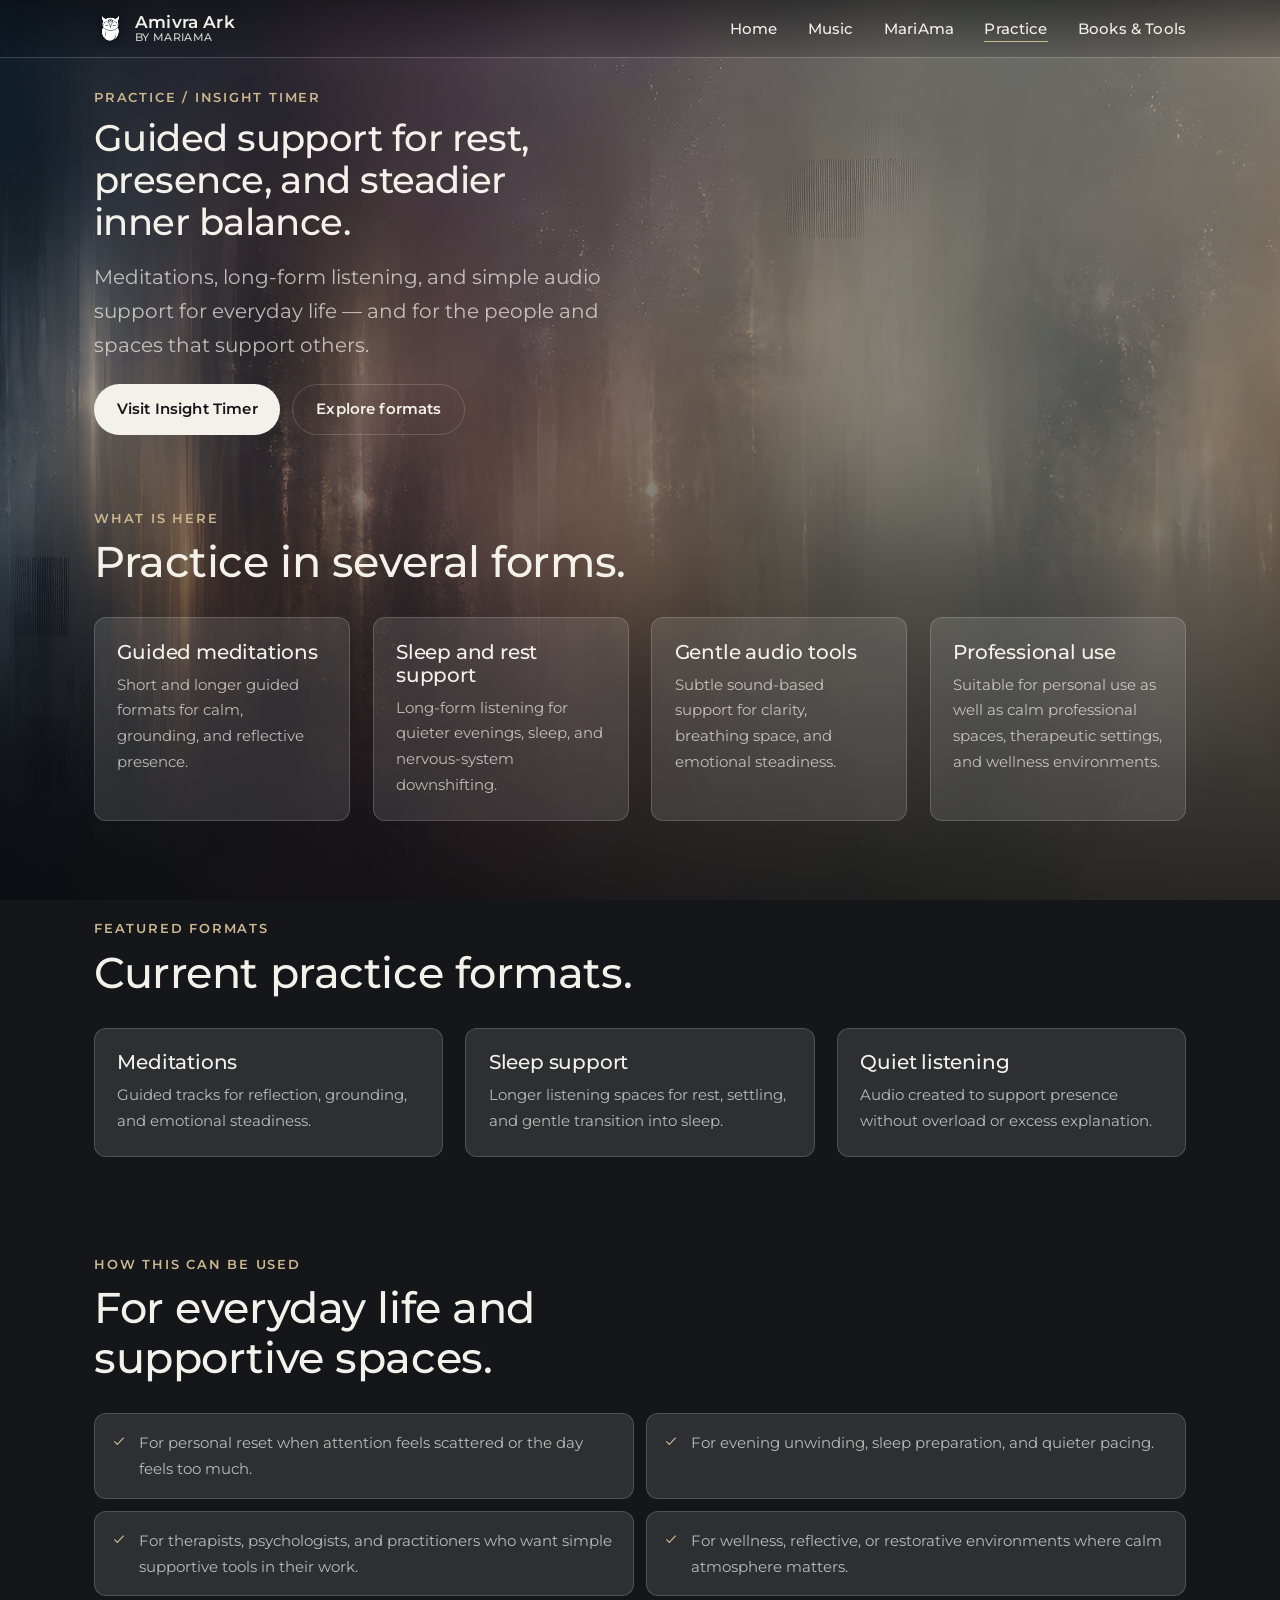
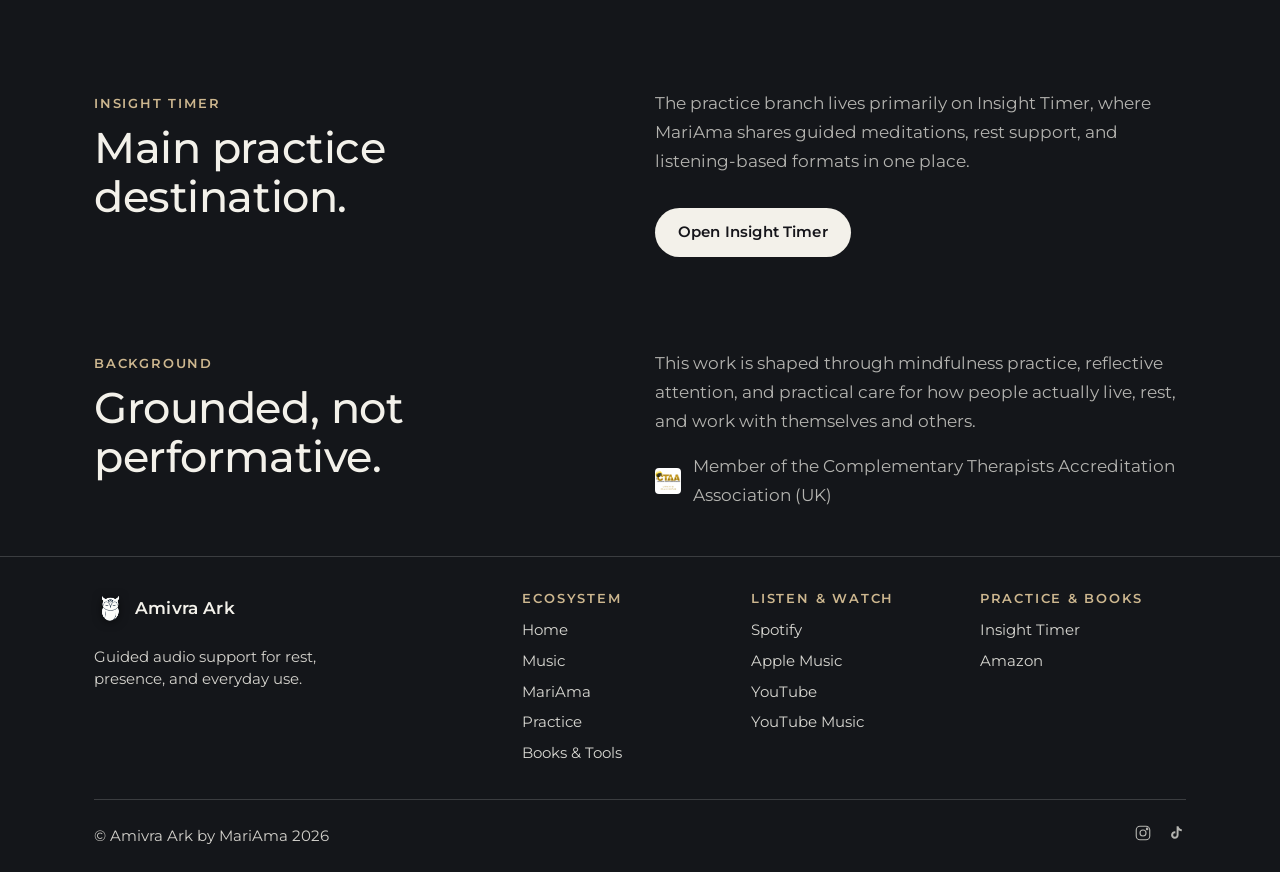
<file: practice.html>
<!DOCTYPE html>
<html lang="en">
<head>
  <meta charset="UTF-8" />
  <meta name="viewport" content="width=device-width, initial-scale=1.0" />
  <title>Practice / Insight Timer — Amivra Ark by MariAma</title>
  <meta name="description" content="Meditations, long-form listening, and simple audio support for everyday life — and for the people and spaces that support others." />
  <meta property="og:title" content="Practice / Insight Timer" />
  <meta property="og:description" content="Guided support for rest, presence, and steadier inner balance." />
  <meta property="og:type" content="website" />
  <link rel="icon" href="assets/favicon.svg" type="image/svg+xml" />
  <link rel="preconnect" href="https://fonts.googleapis.com" />
  <link rel="preconnect" href="https://fonts.gstatic.com" crossorigin />
  <link href="https://fonts.googleapis.com/css2?family=Montserrat:wght@300;400;500;600;700&display=swap" rel="stylesheet" />
  <link rel="stylesheet" href="assets/css/styles.css" />
</head>
<body class="zone-practice">
  <div class="backdrop" aria-hidden="true"></div>
  <a class="skip-link" href="#main">Skip to content</a>

  <header class="site-header">
    <div class="container site-header__inner">
      <a href="index.html" class="brand">
        <img src="assets/img/logo-owl-white.png" alt="Amivra Ark" class="brand__mark" />
        <span class="brand__name">Amivra Ark<span class="brand__sub">by MariAma</span></span>
      </a>
      <button class="nav-toggle" type="button" aria-expanded="false" aria-controls="primary-nav" aria-label="Open menu">
        <span class="nav-toggle__bar"></span><span class="nav-toggle__bar"></span><span class="nav-toggle__bar"></span>
      </button>
      <nav id="primary-nav" class="nav" aria-label="Primary">
        <ul class="nav__list">
          <li><a href="index.html">Home</a></li>
          <li><a href="music.html">Music</a></li>
          <li><a href="mariama.html">MariAma</a></li>
          <li><a href="practice.html" class="is-active">Practice</a></li>
          <li><a href="books.html">Books &amp; Tools</a></li>
        </ul>
      </nav>
    </div>
  </header>

  <main id="main">

    <!-- Hero -->
    <section class="hero container">
      <span class="eyebrow">Practice / Insight Timer</span>
      <h1 class="hero__title">Guided support for rest, presence, and steadier inner balance.</h1>
      <p class="hero__lead">Meditations, long-form listening, and simple audio support for everyday life — and for the people and spaces that support others.</p>
      <div class="hero__actions">
        <a href="https://insighttimer.com/MariAma" target="_blank" rel="noopener" class="btn btn--primary">Visit Insight Timer</a>
        <a href="#formats" class="btn btn--ghost">Explore formats</a>
      </div>
    </section>

    <!-- What is here -->
    <section class="section container" id="formats" data-reveal>
      <div class="section__head">
        <span class="eyebrow">What is here</span>
        <h2 class="section__title">Practice in several forms.</h2>
      </div>
      <div class="grid grid--2 grid--4">
        <div class="card">
          <h3 class="card__title">Guided meditations</h3>
          <p class="card__text">Short and longer guided formats for calm, grounding, and reflective presence.</p>
        </div>
        <div class="card">
          <h3 class="card__title">Sleep and rest support</h3>
          <p class="card__text">Long-form listening for quieter evenings, sleep, and nervous-system downshifting.</p>
        </div>
        <div class="card">
          <h3 class="card__title">Gentle audio tools</h3>
          <p class="card__text">Subtle sound-based support for clarity, breathing space, and emotional steadiness.</p>
        </div>
        <div class="card">
          <h3 class="card__title">Professional use</h3>
          <p class="card__text">Suitable for personal use as well as calm professional spaces, therapeutic settings, and wellness environments.</p>
        </div>
      </div>
    </section>

    <!-- Featured formats -->
    <section class="section container" id="featured" data-reveal>
      <div class="section__head">
        <span class="eyebrow">Featured formats</span>
        <h2 class="section__title">Current practice formats.</h2>
      </div>
      <div class="grid grid--2 grid--3">
        <div class="card">
          <h3 class="card__title">Meditations</h3>
          <p class="card__text">Guided tracks for reflection, grounding, and emotional steadiness.</p>
        </div>
        <div class="card">
          <h3 class="card__title">Sleep support</h3>
          <p class="card__text">Longer listening spaces for rest, settling, and gentle transition into sleep.</p>
        </div>
        <div class="card">
          <h3 class="card__title">Quiet listening</h3>
          <p class="card__text">Audio created to support presence without overload or excess explanation.</p>
        </div>
      </div>
    </section>

    <!-- How this can be used -->
    <section class="section container" id="usecases" data-reveal>
      <div class="section__head">
        <span class="eyebrow">How this can be used</span>
        <h2 class="section__title">For everyday life and supportive spaces.</h2>
      </div>
      <div class="usecases">
        <p class="usecases__item"><svg class="icon" viewBox="0 0 24 24" fill="none" stroke="currentColor" stroke-width="1.8" aria-hidden="true"><path d="M5 12.5 9.5 17 19 7"/></svg>For personal reset when attention feels scattered or the day feels too much.</p>
        <p class="usecases__item"><svg class="icon" viewBox="0 0 24 24" fill="none" stroke="currentColor" stroke-width="1.8" aria-hidden="true"><path d="M5 12.5 9.5 17 19 7"/></svg>For evening unwinding, sleep preparation, and quieter pacing.</p>
        <p class="usecases__item"><svg class="icon" viewBox="0 0 24 24" fill="none" stroke="currentColor" stroke-width="1.8" aria-hidden="true"><path d="M5 12.5 9.5 17 19 7"/></svg>For therapists, psychologists, and practitioners who want simple supportive tools in their work.</p>
        <p class="usecases__item"><svg class="icon" viewBox="0 0 24 24" fill="none" stroke="currentColor" stroke-width="1.8" aria-hidden="true"><path d="M5 12.5 9.5 17 19 7"/></svg>For wellness, reflective, or restorative environments where calm atmosphere matters.</p>
      </div>
    </section>

    <!-- Insight Timer -->
    <section class="section container" id="insight-timer" data-reveal>
      <div class="split split--2">
        <div>
          <span class="eyebrow">Insight Timer</span>
          <h2 class="section__title">Main practice destination.</h2>
        </div>
        <div class="prose">
          <p>The practice branch lives primarily on Insight Timer, where MariAma shares guided meditations, rest support, and listening-based formats in one place.</p>
          <a href="https://insighttimer.com/MariAma" target="_blank" rel="noopener" class="btn btn--primary" style="margin-top: var(--space-4);">Open Insight Timer</a>
        </div>
      </div>
    </section>

    <!-- Background -->
    <section class="section container" id="background" data-reveal>
      <div class="split split--2">
        <div>
          <span class="eyebrow">Background</span>
          <h2 class="section__title">Grounded, not performative.</h2>
        </div>
        <div class="prose">
          <p>This work is shaped through mindfulness practice, reflective attention, and practical care for how people actually live, rest, and work with themselves and others.</p>
          <p class="credentials-line">
            <img src="assets/img/ctaa-badge.png" alt="CTAA — Approved Practitioner" class="credentials-badge" />
            Member of the Complementary Therapists Accreditation Association (UK)
          </p>
        </div>
      </div>
    </section>

  </main>

  <footer class="site-footer">
    <div class="container">
      <div class="site-footer__top">
        <div class="site-footer__brand">
          <a href="index.html" class="brand">
            <img src="assets/img/logo-owl-white.png" alt="Amivra Ark" class="brand__mark" />
            <span class="brand__name">Amivra Ark</span>
          </a>
          <p>Guided audio support for rest, presence, and everyday use.</p>
        </div>
        <div class="footer-cols">
          <div class="footer-col">
            <h4>Ecosystem</h4>
            <a href="index.html">Home</a>
            <a href="music.html">Music</a>
            <a href="mariama.html">MariAma</a>
            <a href="practice.html">Practice</a>
            <a href="books.html">Books &amp; Tools</a>
          </div>
          <div class="footer-col">
            <h4>Listen &amp; watch</h4>
            <a href="https://open.spotify.com/artist/78ZNstBBdVnfBgBRl0dHGO?si=26U_iEfnStWrunqGzvL2ww" target="_blank" rel="noopener">Spotify</a>
            <a href="https://music.apple.com/us/artist/amivra-ark/1882171706" target="_blank" rel="noopener">Apple Music</a>
            <a href="https://www.youtube.com/channel/UCca-ogn1VU1aAJDBeJxqVWQ" target="_blank" rel="noopener">YouTube</a>
            <a href="https://music.youtube.com/channel/UC7N5c-tlWbg7om22u9WDN0A?si=Vbv3N5Q3S5Vb2dVd" target="_blank" rel="noopener">YouTube Music</a>
          </div>
          <div class="footer-col">
            <h4>Practice &amp; books</h4>
            <a href="https://insighttimer.com/MariAma" target="_blank" rel="noopener">Insight Timer</a>
            <a href="https://www.amazon.com/stores/Mari-Ama/author/B0FKZDRHM1?ref=ap_rdr&shoppingPortalEnabled=true&ccs_id=f8e4d04d-1ee9-484d-bd72-f83b1a114282" target="_blank" rel="noopener">Amazon</a>
          </div>
        </div>
      </div>
      <div class="site-footer__bottom">
        <div class="footer-meta">
          <span>© Amivra Ark by MariAma 2026</span>
        </div>
        <div class="footer-social">
          <a href="https://www.instagram.com/amivraark/?hl=en" target="_blank" rel="noopener" aria-label="Instagram">
            <svg class="icon" viewBox="0 0 24 24" fill="none" stroke="currentColor" stroke-width="1.5" aria-hidden="true"><rect x="3" y="3" width="18" height="18" rx="5"/><circle cx="12" cy="12" r="4"/><circle cx="17.5" cy="6.5" r="1"/></svg>
          </a>
          <a href="https://www.tiktok.com/@mariama.room?lang=en" target="_blank" rel="noopener" aria-label="TikTok">
            <svg class="icon" viewBox="0 0 24 24" fill="currentColor" aria-hidden="true"><path d="M14 3c.6 2.3 2.1 3.8 4.4 4.1v2.6c-1.6 0-3-.5-4.3-1.4v6.4a5 5 0 1 1-4.3-4.9v2.7a2.3 2.3 0 1 0 1.7 2.2V3z"/></svg>
          </a>
        </div>
      </div>
    </div>
  </footer>

  <script src="assets/js/main.js"></script>
</body>
</html>
</file>
<file: assets/css/styles.css>
/* ==========================================================================
   AMIVRA ARK / MARIAMA ECOSYSTEM — SHARED STYLESHEET
   One master visual system, one panoramic backdrop, five quiet crops.
   Sections: Tokens · Reset · Base · Layout · Backdrop · Components · Footer
   ========================================================================== */

/* --------------------------------------------------------------------------
   1. TOKENS
   -------------------------------------------------------------------------- */
:root {
  --font-main: "Montserrat", "Segoe UI", system-ui, -apple-system, sans-serif;

  --fs-xs:   clamp(0.75rem, 0.72rem + 0.1vw, 0.8125rem);
  --fs-sm:   clamp(0.875rem, 0.83rem + 0.18vw, 0.95rem);
  --fs-base: clamp(1rem, 0.95rem + 0.2vw, 1.0625rem);
  --fs-md:   clamp(1.1rem, 1.02rem + 0.4vw, 1.25rem);
  --fs-lg:   clamp(1.3rem, 1.15rem + 0.8vw, 1.6rem);
  --fs-xl:   clamp(1.6rem, 1.3rem + 1.5vw, 2.1rem);
  --fs-2xl:  clamp(1.9rem, 1.5rem + 2.2vw, 2.7rem);
  --fs-3xl:  clamp(2.2rem, 1.7rem + 3.2vw, 3.4rem);

  --lh-tight: 1.15;
  --lh-snug: 1.35;
  --lh-normal: 1.6;
  --lh-relaxed: 1.7;

  --tracking-wide: 0.07em;
  --tracking-wider: 0.14em;

  /* Space (4px scale) — compact */
  --space-1: 0.25rem;
  --space-2: 0.5rem;
  --space-3: 0.75rem;
  --space-4: 1rem;
  --space-5: 1.4rem;
  --space-6: 1.9rem;
  --space-7: 2.2rem;
  --space-8: 2.8rem;

  --section-pad-y: clamp(1.6rem, 2.8vw + 0.8rem, 2.9rem);
  --container-max: 1180px;
  --container-pad: clamp(1.25rem, 4vw, 2.75rem);

  --radius-sm: 6px;
  --radius-md: 12px;
  --radius-lg: 20px;
  --radius-pill: 999px;
  --ease: cubic-bezier(0.22, 0.61, 0.36, 1);
  --dur: 0.3s;

  --shadow-soft: 0 14px 36px -18px rgba(0, 0, 0, 0.5);

  --z-header: 100;
  --z-nav: 110;

  /* One restrained palette, used everywhere */
  --bg-base: #14161a;
  --text: #f3f1ea;
  --text-muted: rgba(243, 241, 234, 0.72);
  --surface: rgba(255, 255, 255, 0.11);
  --surface-strong: rgba(255, 255, 255, 0.17);
  --surface-border: rgba(255, 255, 255, 0.17);
  --accent: #cdb78f;
  --scrim-top: rgba(10, 11, 13, 0.2);
  --scrim-bottom: rgba(8, 9, 10, 0.82);

  --bg-pos: 0%;
}

/* --------------------------------------------------------------------------
   2. RESET
   -------------------------------------------------------------------------- */
*, *::before, *::after { box-sizing: border-box; }
html { -webkit-text-size-adjust: 100%; text-size-adjust: 100%; }
html, body { margin: 0; padding: 0; }

img, picture, svg, video { display: block; max-width: 100%; }
img { height: auto; }

ul, ol { margin: 0; padding: 0; list-style: none; }
h1, h2, h3, h4, p, figure, blockquote { margin: 0; }

a { color: inherit; text-decoration: none; }
button { font: inherit; color: inherit; background: none; border: none; cursor: pointer; padding: 0; }
input, textarea, select { font: inherit; }

@media (prefers-reduced-motion: reduce) {
  *, *::before, *::after {
    animation-duration: 0.001ms !important;
    animation-iteration-count: 1 !important;
    transition-duration: 0.001ms !important;
    scroll-behavior: auto !important;
  }
}

/* --------------------------------------------------------------------------
   3. BASE
   -------------------------------------------------------------------------- */
body {
  font-family: var(--font-main);
  font-size: var(--fs-base);
  line-height: var(--lh-normal);
  font-weight: 400;
  color: var(--text);
  min-height: 100vh;
  -webkit-font-smoothing: antialiased;
  text-rendering: optimizeLegibility;
  overflow-x: hidden;
}

h1, h2, h3, h4 {
  font-weight: 500;
  line-height: var(--lh-tight);
  letter-spacing: -0.01em;
}

p { color: var(--text-muted); }

a:focus-visible,
button:focus-visible,
[tabindex]:focus-visible {
  outline: 2px solid var(--accent);
  outline-offset: 4px;
  border-radius: var(--radius-sm);
}

.visually-hidden {
  position: absolute !important;
  width: 1px; height: 1px;
  overflow: hidden;
  clip: rect(0 0 0 0);
  white-space: nowrap;
}

.skip-link {
  position: absolute;
  left: var(--space-4);
  top: -100px;
  background: #111;
  color: #fff;
  padding: var(--space-2) var(--space-4);
  border-radius: var(--radius-sm);
  z-index: 999;
  transition: top var(--dur) var(--ease);
}
.skip-link:focus { top: var(--space-4); }

/* --------------------------------------------------------------------------
   4. LAYOUT / UTILITIES
   -------------------------------------------------------------------------- */
.container {
  width: 100%;
  max-width: var(--container-max);
  margin-inline: auto;
  padding-inline: var(--container-pad);
}

.section { position: relative; padding-block: var(--section-pad-y); }
.section--tight { padding-block: clamp(1.8rem, 3vw, 3rem); }

.section__head { max-width: 42rem; margin-bottom: var(--space-6); }
.section__head--center { margin-inline: auto; text-align: center; }

.eyebrow {
  display: inline-block;
  font-size: var(--fs-xs);
  font-weight: 600;
  letter-spacing: var(--tracking-wider);
  text-transform: uppercase;
  color: var(--accent);
  margin-bottom: var(--space-2);
}

.section__title { font-size: var(--fs-2xl); margin-bottom: var(--space-3); }

.section__lead {
  font-size: var(--fs-md);
  color: var(--text-muted);
  line-height: var(--lh-relaxed);
  max-width: 36rem;
}

.section__head--center .section__lead { margin-inline: auto; }

.prose { max-width: 40rem; }
.prose p { margin-bottom: var(--space-4); font-size: var(--fs-base); line-height: var(--lh-relaxed); }
.prose p:last-child { margin-bottom: 0; }
.prose strong { color: var(--text); font-weight: 600; }

.credentials-line {
  display: flex;
  align-items: center;
  gap: var(--space-3);
  margin-top: var(--space-4);
  font-size: var(--fs-sm);
  color: var(--text-muted);
}

.credentials-badge { width: 26px; height: 26px; object-fit: contain; border-radius: 4px; flex-shrink: 0; }

.text-muted { color: var(--text-muted); }

.grid { display: grid; gap: var(--space-5); }

@media (min-width: 640px) {
  .grid--2 { grid-template-columns: repeat(2, 1fr); }
}
@media (min-width: 1024px) {
  .grid--3 { grid-template-columns: repeat(3, 1fr); }
  .grid--4 { grid-template-columns: repeat(4, 1fr); }
}

/* --------------------------------------------------------------------------
   5. BACKDROP — one panoramic master background, cropped per page
   Tonal flow: Music (darkest/coolest) -> Home -> MariAma -> Practice -> Books (warmest)
   Single master photo (assets/img/background-master.jpg), one continuous
   ribbon — each page shows a different horizontal slice via background-position.

   Implemented as a fixed full-viewport layer (.backdrop), not body's own
   background: a real position:fixed element always sizes against the
   viewport, while background-attachment:fixed sizes percentage backgrounds
   against the element's own (often much taller, on mobile) box — that
   mismatch is why mobile previously showed a different crop than desktop.
   -------------------------------------------------------------------------- */
body { background-color: var(--bg-base); }

.backdrop {
  position: fixed;
  inset: 0;
  z-index: -1;
  background-image:
    linear-gradient(180deg, var(--scrim-top) 0%, rgba(9, 10, 12, 0.5) 55%, var(--scrim-bottom) 100%),
    url("../img/background-master.jpg");
  background-size: 100% 100%, cover;
  background-position: 0 0, var(--bg-pos) center;
  background-repeat: no-repeat, no-repeat;
}

body.zone-music    { --bg-pos: 0%; }
body.zone-home      { --bg-pos: 22%; }
body.zone-mariama   { --bg-pos: 45%; }
body.zone-practice  { --bg-pos: 68%; }
body.zone-books     { --bg-pos: 100%; }

/* Home hero runs brighter on its right edge than the rest of the ribbon;
   trim it slightly so the first screen reads as balanced. */
body.zone-home .backdrop::after {
  content: "";
  position: absolute;
  inset: 0;
  background: linear-gradient(100deg, rgba(6, 7, 8, 0) 38%, rgba(6, 7, 8, 0.56) 100%);
}

/* --------------------------------------------------------------------------
   6. COMPONENTS — Header / Nav
   -------------------------------------------------------------------------- */
.site-header {
  position: sticky;
  top: 0;
  z-index: var(--z-header);
  border-bottom: 1px solid var(--surface-border);
}

/* The blur lives on a ::before, not on .site-header itself: filter/backdrop-filter
   on an ancestor creates a new containing block for position:fixed descendants,
   which broke #primary-nav's full-viewport overlay on mobile (it was anchoring
   to the header's own box instead of the viewport). Keeping it off .site-header
   keeps the same visual blur without trapping the fixed nav. */
.site-header::before {
  content: "";
  position: absolute;
  inset: 0;
  z-index: -1;
  backdrop-filter: blur(14px) saturate(1.1);
  -webkit-backdrop-filter: blur(14px) saturate(1.1);
  background: linear-gradient(to bottom, rgba(8, 9, 11, 0.55), rgba(8, 9, 11, 0.15));
}

.site-header__inner {
  display: flex;
  align-items: center;
  justify-content: space-between;
  padding-block: var(--space-3);
}

.brand { display: inline-flex; align-items: center; gap: var(--space-2); }
.brand__mark {
  width: 33px;
  height: 33px;
  object-fit: contain;
  filter: drop-shadow(0 1px 5px rgba(0, 0, 0, 0.55));
}
.brand__name {
  display: inline-flex;
  flex-direction: column;
  font-size: var(--fs-base);
  font-weight: 600;
  letter-spacing: 0.01em;
  line-height: 1.1;
}

.brand__sub {
  display: block;
  font-size: 0.68rem;
  font-weight: 500;
  letter-spacing: 0.03em;
  line-height: 1.1;
  color: rgba(243, 241, 234, 0.85);
  text-transform: uppercase;
  margin-top: 1px;
}

.nav-toggle {
  position: relative;
  z-index: var(--z-nav);
  width: 38px;
  height: 38px;
  display: inline-flex;
  flex-direction: column;
  align-items: center;
  justify-content: center;
  gap: 5px;
}

.nav-toggle__bar {
  width: 21px;
  height: 2px;
  background: var(--text);
  border-radius: 2px;
  transition: transform var(--dur) var(--ease), opacity var(--dur) var(--ease);
}

.nav-toggle[aria-expanded="true"] .nav-toggle__bar:nth-child(1) { transform: translateY(7px) rotate(45deg); }
.nav-toggle[aria-expanded="true"] .nav-toggle__bar:nth-child(2) { opacity: 0; }
.nav-toggle[aria-expanded="true"] .nav-toggle__bar:nth-child(3) { transform: translateY(-7px) rotate(-45deg); }

.nav {
  position: fixed;
  inset: 0;
  z-index: calc(var(--z-nav) - 1);
  display: flex;
  align-items: center;
  justify-content: center;
  background: rgba(10, 10, 12, 0.97);
  backdrop-filter: blur(10px);
  opacity: 0;
  visibility: hidden;
  transition: opacity var(--dur) var(--ease);
}

.nav.is-open { opacity: 1; visibility: visible; }

.nav__list { display: flex; flex-direction: column; align-items: center; gap: var(--space-5); }
.nav__list a { font-size: var(--fs-lg); font-weight: 500; color: #f3f2ef; }
.nav__list a.is-active { color: var(--accent); }

@media (min-width: 900px) {
  .nav-toggle { display: none; }

  .nav {
    position: static; inset: auto;
    background: none; backdrop-filter: none;
    opacity: 1; visibility: visible; width: auto;
  }

  .nav__list { flex-direction: row; gap: var(--space-6); }

  .nav__list a {
    font-size: var(--fs-sm);
    font-weight: 500;
    color: var(--text);
    letter-spacing: 0.01em;
    position: relative;
    padding-bottom: 4px;
  }

  .nav__list a::after {
    content: "";
    position: absolute;
    left: 0; bottom: 0;
    width: 0; height: 1px;
    background: var(--accent);
    transition: width var(--dur) var(--ease);
  }

  .nav__list a:hover::after,
  .nav__list a.is-active::after { width: 100%; }

  .nav__list a.is-active { color: var(--text); }
}

/* --------------------------------------------------------------------------
   6b. COMPONENTS — Hero
   -------------------------------------------------------------------------- */
.hero {
  display: flex;
  flex-direction: column;
  justify-content: center;
  padding-block: var(--space-8) var(--space-6);
}

.hero__title { font-size: var(--fs-3xl); margin-bottom: var(--space-4); max-width: 19ch; }

/* Internal pages (Music, MariAma, Practice, Books & Tools) carry a shorter,
   lighter first screen than Home: a smaller, tighter heading and reduced
   top padding keep them from feeling top-heavy. */
body:not(.zone-home) .hero { padding-block: var(--space-6) var(--space-5); }

body:not(.zone-home) .hero__title {
  font-size: clamp(1.6rem, 1.35rem + 2vw, 2.3rem);
  letter-spacing: -0.015em;
}

.hero__lead {
  font-size: var(--fs-md);
  color: var(--text-muted);
  max-width: 40ch;
  line-height: var(--lh-relaxed);
  margin-bottom: var(--space-5);
}

.hero__actions { display: flex; flex-wrap: wrap; gap: var(--space-3); }

/* --------------------------------------------------------------------------
   6c. COMPONENTS — Buttons
   -------------------------------------------------------------------------- */
.btn {
  display: inline-flex;
  align-items: center;
  gap: var(--space-2);
  font-size: var(--fs-sm);
  font-weight: 600;
  letter-spacing: 0.01em;
  padding: 0.8em 1.5em;
  border-radius: var(--radius-pill);
  transition: transform var(--dur) var(--ease), background var(--dur) var(--ease), border-color var(--dur) var(--ease);
  white-space: nowrap;
}

.btn:hover { transform: translateY(-2px); }

.btn--primary { background: var(--text); color: #15151a; }
.btn--primary:hover { background: var(--accent); color: #15151a; }

.btn--ghost { background: transparent; border: 1px solid var(--surface-border); color: var(--text); }
.btn--ghost:hover { border-color: var(--accent); background: var(--surface); }

.btn--sm { padding: 0.6em 1.2em; font-size: var(--fs-xs); }
.btn .icon { width: 16px; height: 16px; flex-shrink: 0; }

/* --------------------------------------------------------------------------
   6d. COMPONENTS — Cards
   -------------------------------------------------------------------------- */
.card {
  background: var(--surface);
  border: 1px solid var(--surface-border);
  border-radius: var(--radius-md);
  padding: var(--space-5);
  height: 100%;
  transition: transform var(--dur) var(--ease), background var(--dur) var(--ease), box-shadow var(--dur) var(--ease);
}

a.card:hover, .card.is-interactive:hover {
  transform: translateY(-3px);
  background: var(--surface-strong);
  box-shadow: var(--shadow-soft);
}

.card__title { font-size: var(--fs-md); margin-bottom: var(--space-2); }
.card__text { font-size: var(--fs-sm); color: var(--text-muted); line-height: var(--lh-relaxed); }

.card__meta {
  display: inline-flex;
  align-items: center;
  gap: var(--space-2);
  margin-top: var(--space-3);
  font-size: var(--fs-xs);
  font-weight: 600;
  letter-spacing: var(--tracking-wide);
  text-transform: uppercase;
  color: var(--accent);
}

/* --------------------------------------------------------------------------
   6e. COMPONENTS — Destination / platform links
   -------------------------------------------------------------------------- */
.dest-grid {
  display: grid;
  grid-template-columns: repeat(2, 1fr);
  gap: var(--space-3);
}

@media (min-width: 640px) { .dest-grid { grid-template-columns: repeat(3, 1fr); } }
@media (min-width: 1024px) { .dest-grid--6 { grid-template-columns: repeat(6, 1fr); } }
@media (min-width: 1024px) { .dest-grid--4 { grid-template-columns: repeat(4, 1fr); } }

.dest-link {
  display: flex;
  flex-direction: column;
  align-items: center;
  gap: var(--space-2);
  text-align: center;
  padding: var(--space-4) var(--space-3);
  border-radius: var(--radius-md);
  border: 1px solid var(--surface-border);
  background: var(--surface);
  transition: transform var(--dur) var(--ease), background var(--dur) var(--ease);
}

.dest-link:hover { transform: translateY(-3px); background: var(--surface-strong); }
.dest-link .icon { width: 22px; height: 22px; color: var(--accent); }
.dest-link__label { font-size: var(--fs-xs); font-weight: 600; letter-spacing: 0.02em; }

/* --------------------------------------------------------------------------
   6f. COMPONENTS — Use-case list
   -------------------------------------------------------------------------- */
.usecases { display: grid; gap: var(--space-3); }

@media (min-width: 768px) { .usecases { grid-template-columns: repeat(2, 1fr); } }

.usecases__item {
  display: flex;
  align-items: flex-start;
  gap: var(--space-3);
  padding: var(--space-4);
  border-radius: var(--radius-md);
  border: 1px solid var(--surface-border);
  background: var(--surface);
  font-size: var(--fs-sm);
  line-height: var(--lh-relaxed);
}

.usecases__item .icon { width: 16px; height: 16px; color: var(--accent); margin-top: 3px; flex-shrink: 0; }

/* --------------------------------------------------------------------------
   6g. COMPONENTS — Footer
   -------------------------------------------------------------------------- */
.site-footer { border-top: 1px solid var(--surface-border); padding-block: var(--space-7) var(--space-5); }

.site-footer__top { display: grid; gap: var(--space-6); margin-bottom: var(--space-6); }

@media (min-width: 768px) { .site-footer__top { grid-template-columns: 1.2fr 2fr; } }

.site-footer__brand p { margin-top: var(--space-3); max-width: 28ch; font-size: var(--fs-sm); line-height: 1.5; color: rgba(243, 241, 234, 0.86); }

.footer-cols { display: grid; grid-template-columns: repeat(2, 1fr); gap: var(--space-5); }

@media (min-width: 640px) { .footer-cols { grid-template-columns: repeat(3, 1fr); } }

.footer-col h4 {
  font-size: var(--fs-xs);
  text-transform: uppercase;
  letter-spacing: var(--tracking-wider);
  color: var(--accent);
  margin-bottom: var(--space-2);
  font-weight: 600;
}

.footer-col a, .footer-col span {
  display: block;
  font-size: var(--fs-sm);
  line-height: 1.5;
  color: rgba(243, 241, 234, 0.88);
  padding-block: var(--space-1);
  transition: color var(--dur) var(--ease);
}

.footer-col a:hover { color: var(--text); }

.site-footer__bottom {
  display: flex;
  flex-wrap: wrap;
  align-items: center;
  justify-content: space-between;
  gap: var(--space-3);
  padding-top: var(--space-5);
  border-top: 1px solid var(--surface-border);
}

.footer-meta { display: flex; align-items: center; gap: var(--space-3); font-size: var(--fs-sm); color: rgba(243, 241, 234, 0.85); }

.footer-social { display: flex; gap: var(--space-4); }
.footer-social a { color: var(--text-muted); }
.footer-social a:hover { color: var(--accent); }
.footer-social .icon { width: 18px; height: 18px; }

/* --------------------------------------------------------------------------
   7. PAGE helpers
   -------------------------------------------------------------------------- */
.split { display: grid; gap: var(--space-6); align-items: start; }

@media (min-width: 1024px) {
  .split--2 { grid-template-columns: repeat(2, 1fr); }
}

/* About MariAma (Home): give the heading column more visual weight than
   the surrounding prose so it reads as the section's anchor, not a peer. */
#about .split--2 > div:first-child {
  border-left: 2px solid var(--accent);
  padding-left: var(--space-5);
}
#about .section__title { font-size: var(--fs-2xl); font-weight: 600; }

.icon { flex-shrink: 0; display: inline-block; }

.divider { height: 1px; background: var(--surface-border); margin-block: var(--space-7); }

/* --------------------------------------------------------------------------
   8. Gentle reveal-on-scroll (progressive enhancement; see main.js)
   -------------------------------------------------------------------------- */
.reveal { opacity: 0; transform: translateY(14px); transition: opacity 0.55s var(--ease), transform 0.55s var(--ease); }
.reveal--visible { opacity: 1; transform: translateY(0); }
</file>
